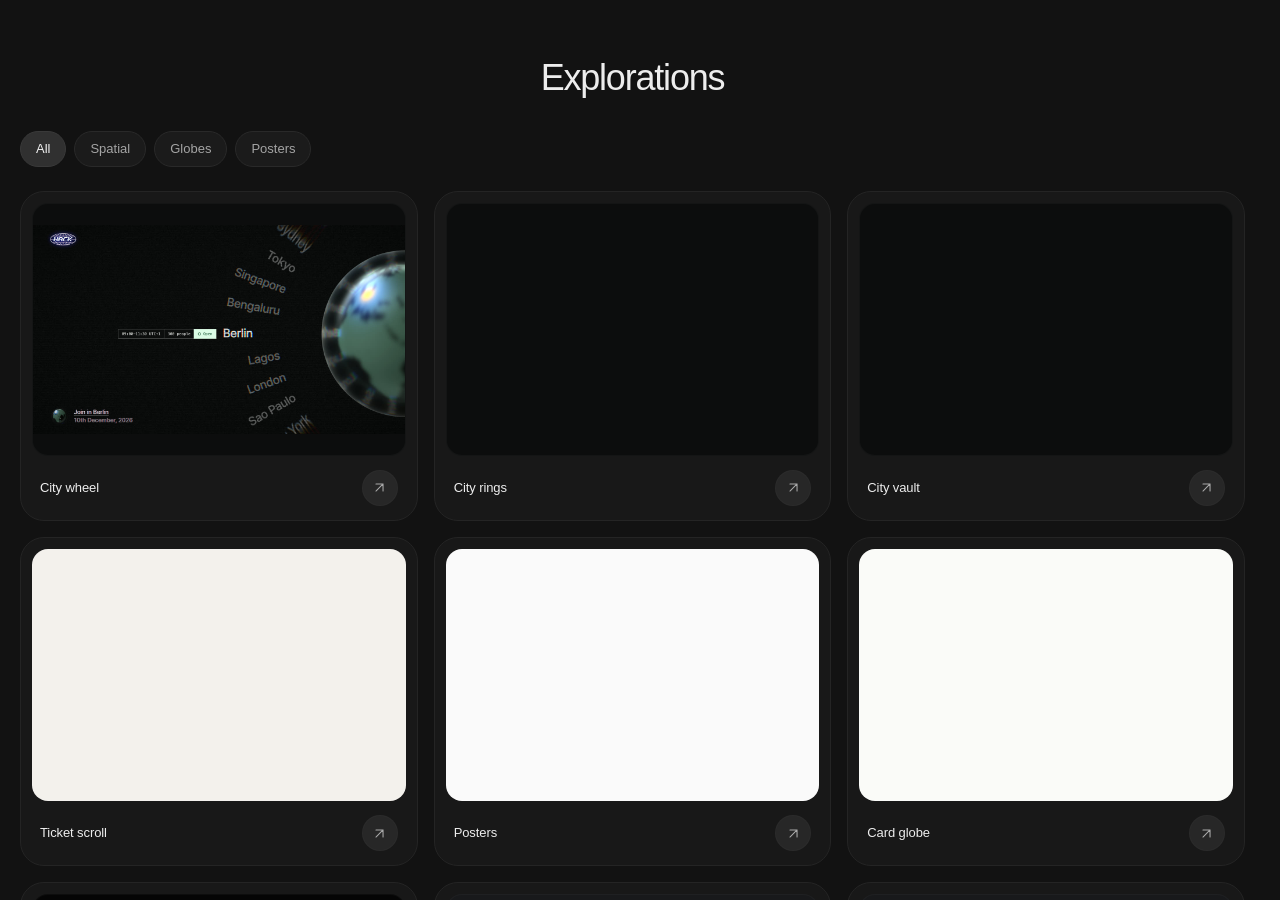
<file: exploration/antlio/index.html>
<!doctype html>
<html lang="en">
<head>
  <meta charset="utf-8">
  <meta http-equiv="refresh" content="0; url=./lw16-explorations/">
  <title>LW16 · Explorations</title>
</head>
<body>
  <a href="./lw16-explorations/">Open the LW16 explorations</a>
</body>
</html>
</file>
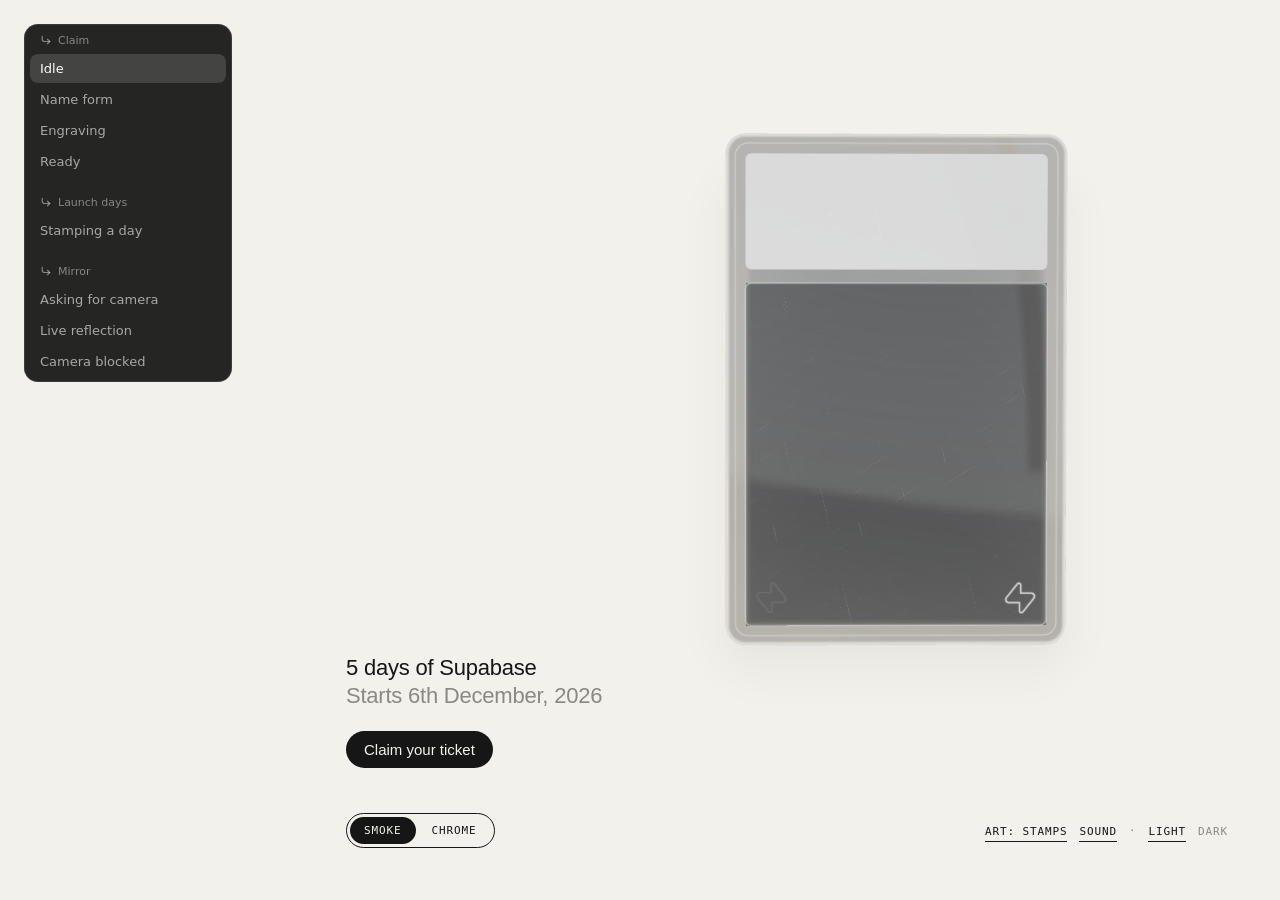
<file: exploration/antlio/lw16-card-flow/index.html>
<!doctype html>
<html lang="en" data-theme="light">
<head>
  <meta charset="utf-8">
  <meta name="viewport" content="width=device-width,initial-scale=1">
  <meta name="description" content="Launch Week 16 ticket claim flow: a collectible card in a smoke glass case, engraved by laser, with your reflection in it.">
  <title>LW16 · Card flow</title>
  <link rel="stylesheet" href="./style.css?v=9">
  <script type="importmap">{"imports":{"three":"../shared/three/three.module.js"}}</script>
</head>
<body>
  <div class="state-page">
    <div class="state-layout">
      <nav class="state-switcher" id="switcher" aria-label="States"></nav>
      <div class="state-switcher-select">
        <select id="switcher-select" aria-label="State"></select>
        <svg aria-hidden="true" viewBox="0 0 16 16" width="12" height="12" fill="none" stroke="currentColor" stroke-width="1.5" stroke-linecap="round" stroke-linejoin="round"><path d="m4 6 4 4 4-4" /></svg>
      </div>

      <main class="state-stage" id="study">
        <h1 class="sr-only">Launch Week 16 ticket</h1>
        <canvas id="scene" role="img" aria-label="Your Launch Week 16 ticket" aria-describedby="help"></canvas>
        <p id="help" class="sr-only">Drag the ticket to turn it. Drag far enough to flip it. Click the ticket to tap it.</p>
        <p id="fallback" hidden>WebGL is unavailable. The ticket needs a browser with 3D rendering.</p>
        <video id="camera" playsinline muted hidden></video>

        <section class="panel" id="panel" aria-live="polite">
          <div data-for="idle">
            <h2 tabindex="-1">5 days of Supabase</h2>
            <p class="sub">Starts 6th December, 2026</p>
            <div class="actions"><button class="primary" type="button" data-send="CLAIM">Claim your ticket</button></div>
          </div>

          <form data-for="claim" id="claim-form" hidden>
            <h2 tabindex="-1">Name your ticket</h2>
            <p class="sub">A laser writes it on the case.</p>
            <label class="label" for="handle">Name or handle</label>
            <div class="field">
              <span aria-hidden="true">@</span>
              <input id="handle" name="handle" required maxlength="18" pattern="@?[A-Za-z0-9_.\-]+" title="Letters, numbers, dots, dashes and underscores" autocomplete="username" autocapitalize="none" spellcheck="false">
            </div>
            <div class="actions">
              <button class="primary" type="submit">Engrave my ticket</button>
              <button class="quiet" type="button" data-send="CANCEL">Back</button>
            </div>
          </form>

          <div data-for="engrave" hidden>
            <h2 tabindex="-1">Engraving <span data-text="handle"></span></h2>
            <p class="sub">Ticket <span data-text="number"></span></p>
          </div>

          <div data-for="ready" hidden>
            <h2 tabindex="-1">You're in, <span data-text="handle"></span></h2>
            <p class="sub" id="ready-note"></p>
            <div class="actions">
              <button class="primary" type="button" id="stamp" data-send="STAMP"></button>
              <button class="quiet" type="button" id="mirror" data-send="MIRROR">See yourself in it</button>
              <button class="quiet" type="button" id="flip">Flip</button>
              <button class="quiet" type="button" data-send="EDIT">Edit name</button>
              <button class="quiet" type="button" data-send="RESET">Start over</button>
            </div>
          </div>

          <div data-for="stamp" hidden>
            <h2 tabindex="-1" id="stamp-title"></h2>
            <p class="sub" id="stamp-note"></p>
          </div>

          <div data-for="mirror-asking" hidden>
            <h2 tabindex="-1">Allow your camera</h2>
            <p class="sub">The ticket reflects you. Video stays on this device.</p>
            <div class="actions"><button class="quiet" type="button" data-send="CANCEL">Not now</button></div>
          </div>

          <div data-for="mirror-live" hidden>
            <h2 tabindex="-1">That's you in the reflection</h2>
            <p class="sub" id="feed-note">Tilt the ticket to move your reflection.</p>
            <div class="actions">
              <button class="primary" type="button" data-send="STOP">Turn camera off</button>
              <button class="quiet" type="button" id="flip-live">Flip</button>
            </div>
          </div>

          <div data-for="mirror-denied" hidden>
            <h2 tabindex="-1">Camera is blocked</h2>
            <p class="sub" id="denied-note">Allow the camera in your browser's site settings, then try again.</p>
            <div class="actions">
              <button class="primary" type="button" data-send="RETRY">Try again</button>
              <button class="quiet" type="button" data-send="CANCEL">Skip</button>
            </div>
          </div>
        </section>

        <footer class="bar">
          <div class="segmented" id="materials" role="group" aria-label="Ticket material">
            <button type="button" data-material="smoke" aria-pressed="true">Smoke</button>
            <button type="button" data-material="chrome" aria-pressed="false">Chrome</button>
          </div>
          <div class="toggles">
            <button type="button" id="texture" hidden>Clear texture</button>
            <button type="button" id="art"></button>
            <button type="button" id="sound" aria-pressed="true">Sound</button>
            <span aria-hidden="true">·</span>
            <div role="group" aria-label="Theme" id="themes">
              <button type="button" data-theme-option="light" aria-pressed="true">Light</button>
              <button type="button" data-theme-option="dark" aria-pressed="false">Dark</button>
            </div>
          </div>
        </footer>

        <section class="real" id="real" hidden>
          <p id="real-note"></p>
          <button type="button" id="calibrate">Wrong size?</button>
          <div class="ruler" id="ruler" hidden>
            <p>Hold a bank card on the outline. Drag until they match.</p>
            <div class="bank-card" id="bank-card"></div>
            <input type="range" id="scale" min="3" max="9" step="0.01" aria-label="Screen scale">
            <button class="primary" type="button" id="calibrate-done">Done</button>
          </div>
        </section>
      </main>
    </div>
  </div>
  <script type="module" src="./main.js?v=18"></script>
</body>
</html>
</file>
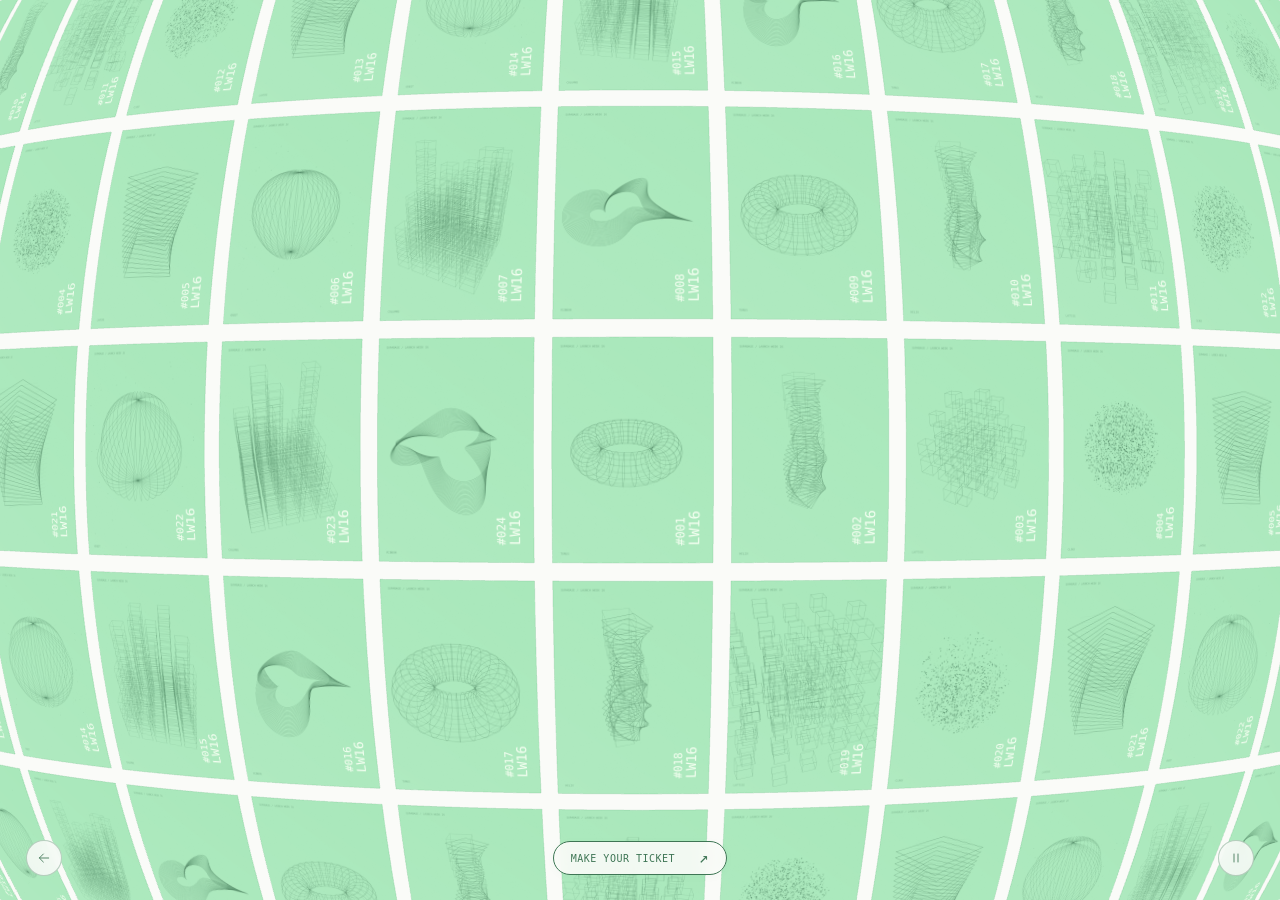
<file: exploration/antlio/lw16-card-wall/index.html>
<!doctype html>
<html lang="en">
<head>
  <meta charset="utf-8">
  <meta name="viewport" content="width=device-width,initial-scale=1">
  <meta name="theme-color" content="#fafbf8">
  <meta name="description" content="Launch Week 16 cards wrapped around a convex globe.">
  <title>LW16 · Card Globe</title>
  <link rel="stylesheet" href="./style.css?v=2">
  <script type="importmap">{"imports":{"three":"../shared/three/three.module.js"}}</script>
</head>
<body>
  <main id="wall" aria-label="Launch Week 16 card globe">
    <h1 class="sr-only">Launch Week 16</h1>
    <canvas id="scene" tabindex="0" role="img" aria-label="Rows of mint cards wrapped around a convex globe" aria-describedby="help"></canvas>
    <div class="fallback" id="fallback" hidden></div>
    <p id="help" class="sr-only">Drag horizontally or scroll to rotate the card globe. Use left and right arrow keys to move one card. Up and down select a row. Enter opens the selected card. Space pauses motion. Home resets the globe.</p>
    <span id="status" class="sr-only" role="status" aria-live="polite"></span>
    <nav class="controls" aria-label="Globe controls">
      <a class="icon" href="../lw16-explorations/?v=wall" aria-label="Back to gallery" title="Gallery"><svg viewBox="0 0 24 24" aria-hidden="true"><path d="M19 12H5m6-6-6 6 6 6"/></svg></a>
      <a class="ticket" href="../lw16-card-flow/">Make your ticket <span aria-hidden="true">↗</span></a>
      <button class="icon" id="pause" type="button" aria-label="Pause motion" aria-pressed="false" title="Pause"><svg viewBox="0 0 24 24" aria-hidden="true"><path d="M9 6v12M15 6v12"/></svg></button>
    </nav>
  </main>
  <dialog id="card-dialog" aria-labelledby="card-title">
    <h2 id="card-title" class="sr-only"></h2>
    <button id="close-card" class="icon" aria-label="Close card" type="button"><svg viewBox="0 0 24 24" aria-hidden="true"><path d="m7 7 10 10M17 7 7 17"/></svg></button>
    <img id="card-image" width="600" height="840" alt="">
    <a class="ticket" href="../lw16-card-flow/">Make your ticket <span aria-hidden="true">↗</span></a>
  </dialog>
  <script type="module" src="./wall.js?v=6"></script>
</body>
</html>
</file>
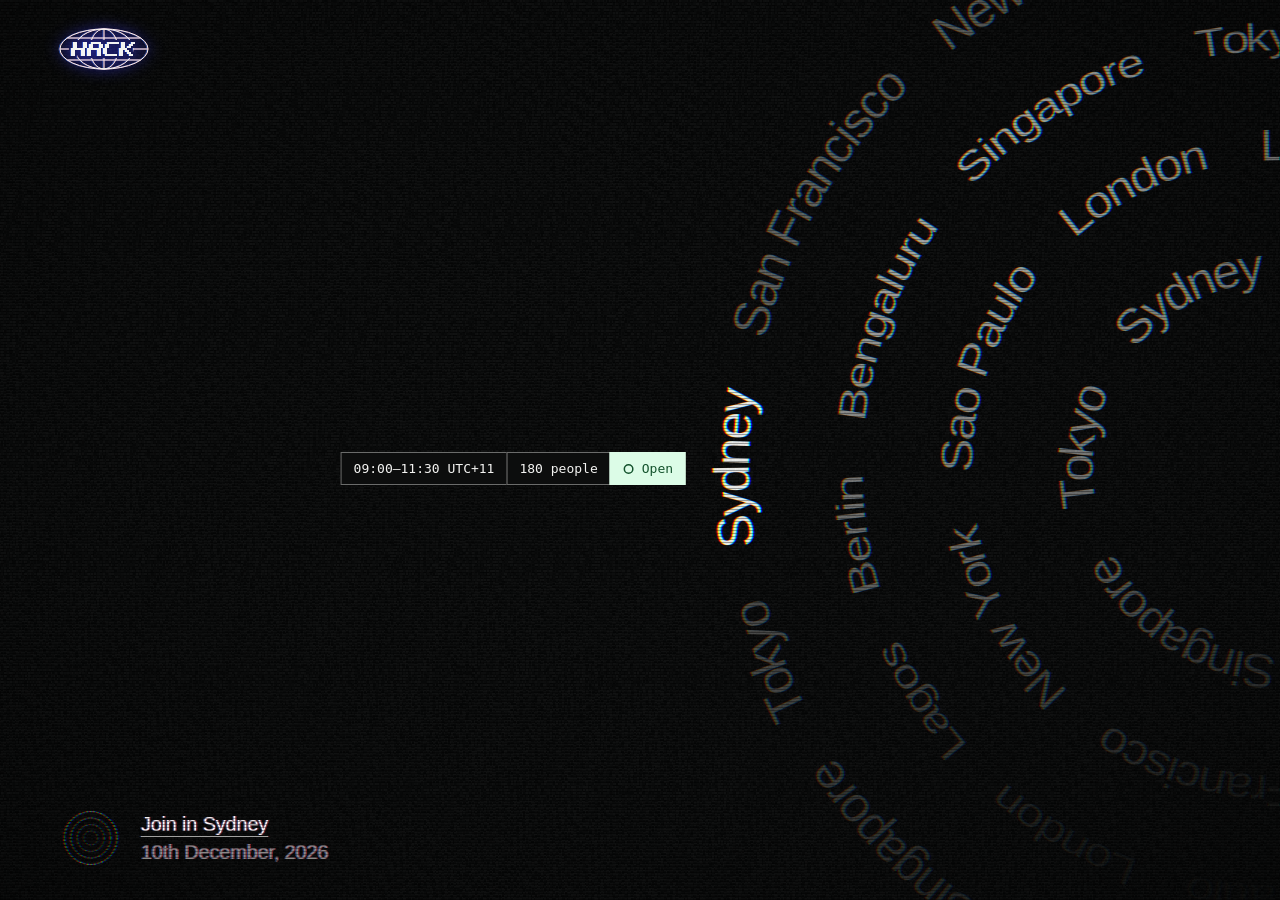
<file: exploration/antlio/lw16-city-wheel-rings/index.html>
<!doctype html>
<html lang="en">
<head>
  <meta charset="utf-8">
  <meta name="viewport" content="width=device-width,initial-scale=1">
  <meta name="theme-color" content="#0c0d0d">
  <meta name="description" content="HackDay in ten cities: rings of city names that make a globe, on a tube screen. It turns without end.">
  <title>HackDay · City wheel, rings</title>
  <link rel="stylesheet" href="../lw16-city-wheel/style.css?v=19">
</head>
<body>
  <main>
    <section aria-labelledby="title">
      <div class="pin">
        <canvas id="wheel" aria-hidden="true"></canvas>
        <h1 class="wordmark" id="title"><svg id="mark" role="img" aria-label="HackDay"></svg></h1>
        <a class="cta" id="cta" href="#">
          <span class="lens" id="lens" aria-hidden="true"></span>
          <span class="cta-text"><span class="cta-action" id="cta-action"></span> <span>10th December, 2026</span></span>
        </a>
        <dl class="cells" id="cells">
          <div class="sr-only"><dt>City</dt><dd data-cell="name"></dd></div>
          <div><dt class="sr-only">Session, local time</dt><dd data-cell="session"></dd></div>
          <div><dt class="sr-only">People</dt><dd data-cell="count"></dd></div>
          <div class="status"><dt class="sr-only">Status</dt><svg viewBox="0 0 12 12" aria-hidden="true"></svg><dd data-cell="status"></dd></div>
        </dl>
        <p class="sr-only" id="status" role="status"></p>
        <table class="sr-only">
          <caption>The ten cities, from the first to start to the last</caption>
          <thead><tr><th scope="col">City</th><th scope="col">Session, local time</th><th scope="col">People</th><th scope="col">Status</th></tr></thead>
          <tbody id="cities"></tbody>
        </table>
      </div>
    </section>
  </main>
  <script type="module" src="../lw16-city-wheel/mark.js?v=5"></script>
  <script type="module" src="./wheel.js?v=1"></script>
</body>
</html>
</file>
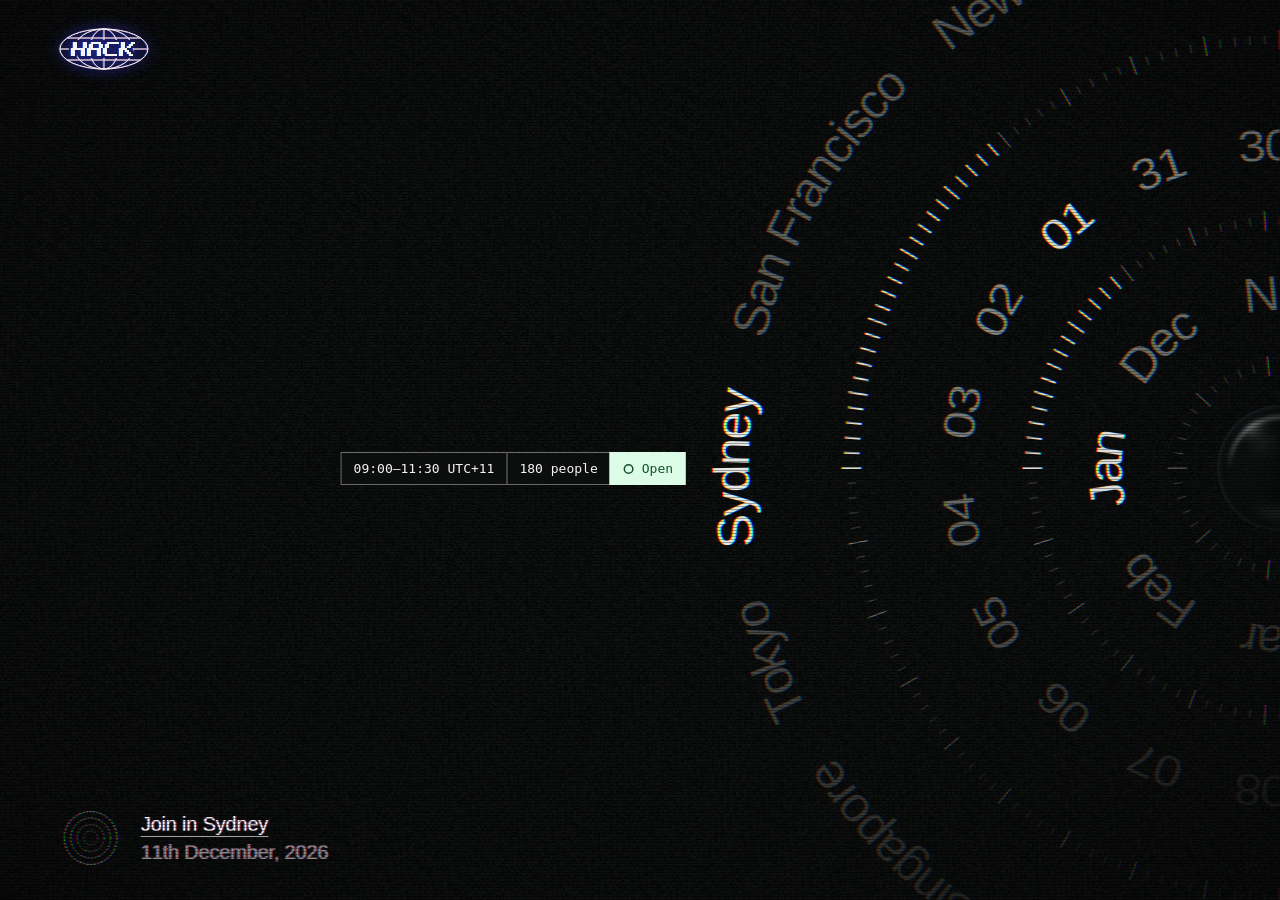
<file: exploration/antlio/lw16-city-wheel-vault/index.html>
<!doctype html>
<html lang="en">
  <head>
    <meta charset="utf-8" />
    <meta name="viewport" content="width=device-width,initial-scale=1" />
    <meta name="theme-color" content="#0c0d0d" />
    <meta
      name="description"
      content="HackDay in ten cities: rings of cities and dates, like the lock of a vault, on a tube screen. It turns without end."
    />
    <title>HackDay · City wheel, vault</title>
    <link rel="stylesheet" href="../lw16-city-wheel/style.css?v=19" />
  </head>
  <body>
    <main>
      <section aria-labelledby="title">
        <div class="pin">
          <canvas id="wheel" aria-hidden="true"></canvas>
          <h1 class="wordmark" id="title"><svg id="mark" role="img" aria-label="HackDay"></svg></h1>
          <a class="cta" id="cta" href="#">
            <span class="lens" id="lens" aria-hidden="true"></span>
            <span class="cta-text"
              ><span class="cta-action" id="cta-action"></span>
              <span>11th December, 2026</span></span
            >
          </a>
          <dl class="cells" id="cells">
            <div class="sr-only">
              <dt>City</dt>
              <dd data-cell="name"></dd>
            </div>
            <div>
              <dt class="sr-only">Session, local time</dt>
              <dd data-cell="session"></dd>
            </div>
            <div>
              <dt class="sr-only">People</dt>
              <dd data-cell="count"></dd>
            </div>
            <div class="status">
              <dt class="sr-only">Status</dt>
              <svg viewBox="0 0 12 12" aria-hidden="true"></svg>
              <dd data-cell="status"></dd>
            </div>
          </dl>
          <p class="sr-only" id="status" role="status"></p>
          <table class="sr-only">
            <caption>
              The ten cities, from the first to start to the last
            </caption>
            <thead>
              <tr>
                <th scope="col">City</th>
                <th scope="col">Session, local time</th>
                <th scope="col">People</th>
                <th scope="col">Status</th>
              </tr>
            </thead>
            <tbody id="cities"></tbody>
          </table>
        </div>
      </section>
    </main>
    <script type="module" src="../lw16-city-wheel/mark.js?v=5"></script>
    <script type="module" src="./wheel.js?v=1"></script>
  </body>
</html>
</file>
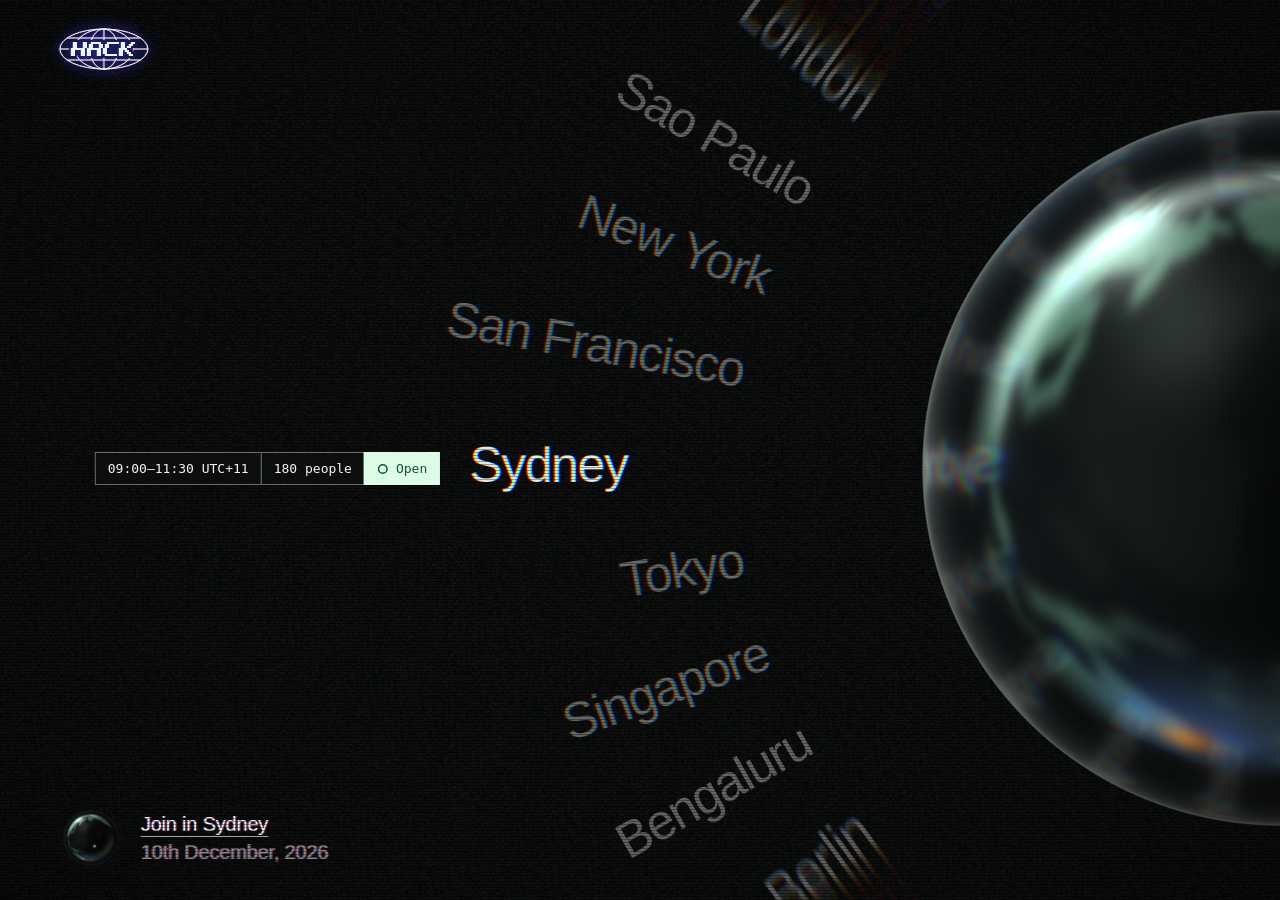
<file: exploration/antlio/lw16-city-wheel/index.html>
<!doctype html>
<html lang="en">
<head>
  <meta charset="utf-8">
  <meta name="viewport" content="width=device-width,initial-scale=1">
  <meta name="theme-color" content="#0c0d0d">
  <meta name="description" content="HackDay in ten cities: a wheel of city names around a glass globe, on a tube screen. It turns without end.">
  <title>HackDay · City wheel</title>
  <link rel="stylesheet" href="./style.css?v=19">
</head>
<body>
  <main>
    <section aria-labelledby="title">
      <div class="pin">
        <canvas id="wheel" aria-hidden="true"></canvas>
        <h1 class="wordmark" id="title"><svg id="mark" role="img" aria-label="HackDay"></svg></h1>
        <a class="cta" id="cta" href="#">
          <span class="lens" id="lens" aria-hidden="true"></span>
          <span class="cta-text"><span class="cta-action" id="cta-action"></span> <span>10th December, 2026</span></span>
        </a>
        <dl class="cells" id="cells">
          <div class="sr-only"><dt>City</dt><dd data-cell="name"></dd></div>
          <div><dt class="sr-only">Session, local time</dt><dd data-cell="session"></dd></div>
          <div><dt class="sr-only">People</dt><dd data-cell="count"></dd></div>
          <div class="status"><dt class="sr-only">Status</dt><svg viewBox="0 0 12 12" aria-hidden="true"></svg><dd data-cell="status"></dd></div>
        </dl>
        <p class="sr-only" id="status" role="status"></p>
        <table class="sr-only">
          <caption>The ten cities, from the first to start to the last</caption>
          <thead><tr><th scope="col">City</th><th scope="col">Session, local time</th><th scope="col">People</th><th scope="col">Status</th></tr></thead>
          <tbody id="cities"></tbody>
        </table>
      </div>
    </section>
  </main>
  <script type="module" src="./mark.js?v=5"></script>
  <script type="module" src="./wheel.js?v=48"></script>
</body>
</html>
</file>
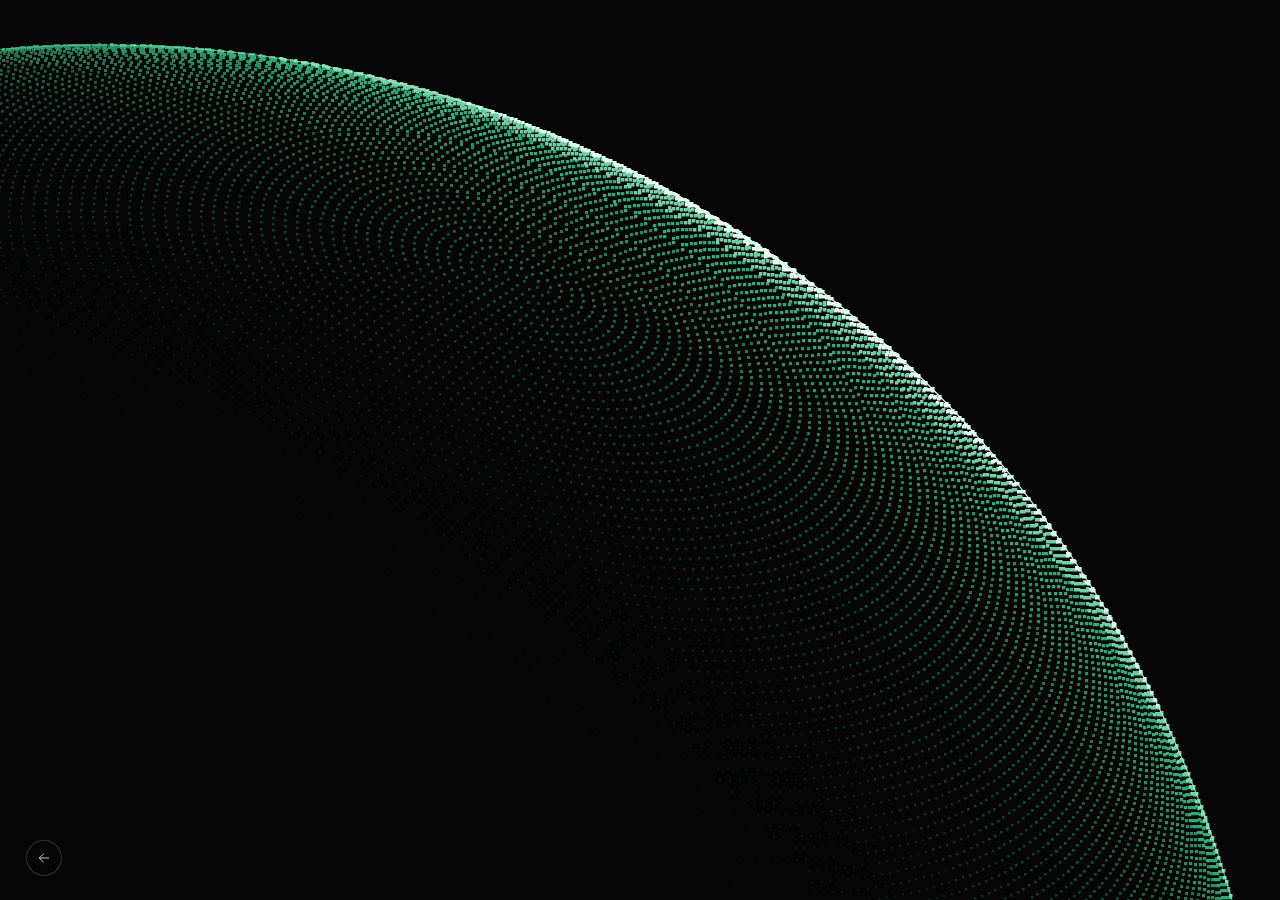
<file: exploration/antlio/lw16-dot-globe/index.html>
<!doctype html>
<html lang="en">
<head>
  <meta charset="utf-8">
  <meta name="viewport" content="width=device-width,initial-scale=1">
  <meta name="theme-color" content="#060606">
  <meta name="description" content="A part of a globe of small squares, lit from behind as a green crescent.">
  <title>LW16 · Crescent</title>
  <link rel="stylesheet" href="./style.css?v=1">
</head>
<body>
  <main id="study">
    <h1 class="sr-only">Launch Week 16. Crescent.</h1>
    <canvas id="scene" role="img" aria-label="A part of a large globe made of small squares. Green light comes over its edge from behind." aria-describedby="help"></canvas>
    <p id="help" class="sr-only">Move the pointer to move the light.</p>
    <nav class="controls" aria-label="Study controls">
      <a class="icon" href="../lw16-explorations/" target="_top" aria-label="Back to gallery" title="Gallery"><svg viewBox="0 0 24 24" aria-hidden="true"><path d="M19 12H5m6-6-6 6 6 6"/></svg></a>
    </nav>
  </main>
  <script type="module" src="./globe.js?v=4"></script>
</body>
</html>
</file>
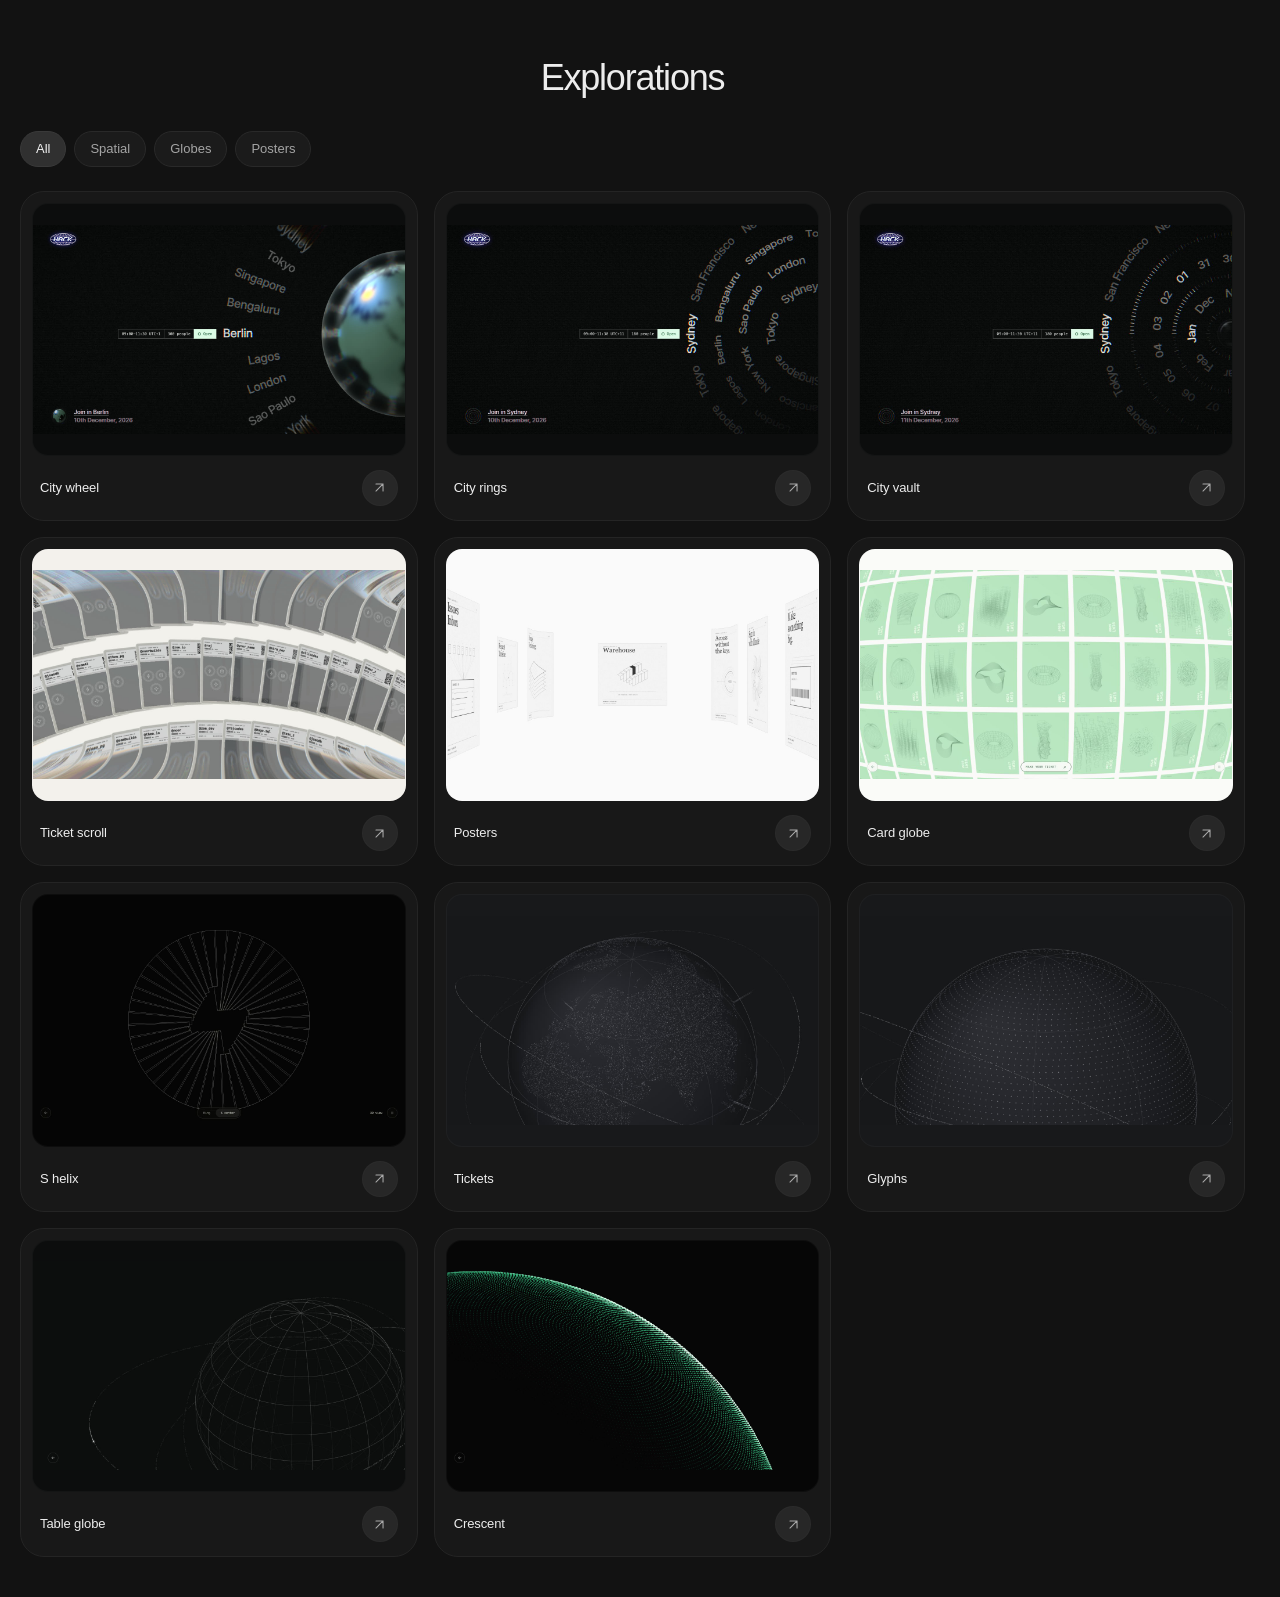
<file: exploration/antlio/lw16-explorations/index.html>
<!doctype html>
<html lang="en">
<head>
  <meta charset="utf-8">
  <meta name="viewport" content="width=device-width,initial-scale=1">
  <meta name="theme-color" content="#121212">
  <meta name="description" content="Launch Week 16 explorations.">
  <title>LW16 · Explorations</title>
  <link rel="stylesheet" href="./style.css?v=4">
</head>
<body>
  <a class="skip" href="#studies">Skip to explorations</a>
  <main>
    <h1>Explorations</h1>
    <div class="filters" id="filters" role="group" aria-label="Filter explorations"></div>
    <p class="sr-only" id="count" role="status" aria-live="polite">9 explorations</p>
    <ul class="grid" id="studies" aria-label="Explorations" tabindex="-1"></ul>
    <noscript><a href="../lw16-city-wheel/">Open City wheel</a></noscript>
  </main>
  <dialog class="viewer t-modal" id="viewer" aria-labelledby="viewer-title">
    <header class="viewer-header"><h2 id="viewer-title"></h2><div class="viewer-actions"><button id="viewer-previous" type="button" aria-label="Preview previous exploration"><svg viewBox="0 0 24 24" aria-hidden="true"><path d="M19 12H5m6-6-6 6 6 6"/></svg></button><button id="viewer-next" type="button" aria-label="Preview next exploration"><svg viewBox="0 0 24 24" aria-hidden="true"><path d="M5 12h14m-6-6 6 6-6 6"/></svg></button><a id="viewer-open" href="../lw16-city-wheel/" aria-label="Open exploration page" title="Open page"><svg viewBox="0 0 24 24" aria-hidden="true"><path d="M7 17 17 7M7 7h10v10"/></svg></a><button id="viewer-close" type="button" aria-label="Close preview"><svg viewBox="0 0 24 24" aria-hidden="true"><path d="m7 7 10 10M17 7 7 17"/></svg></button></div></header>
    <div class="viewer-stage" id="viewer-stage"><span class="loading" id="loading" role="status"><span class="sr-only">Loading preview</span></span></div>
  </dialog>
  <script type="module" src="./gallery.js?v=23"></script>
</body>
</html>
</file>
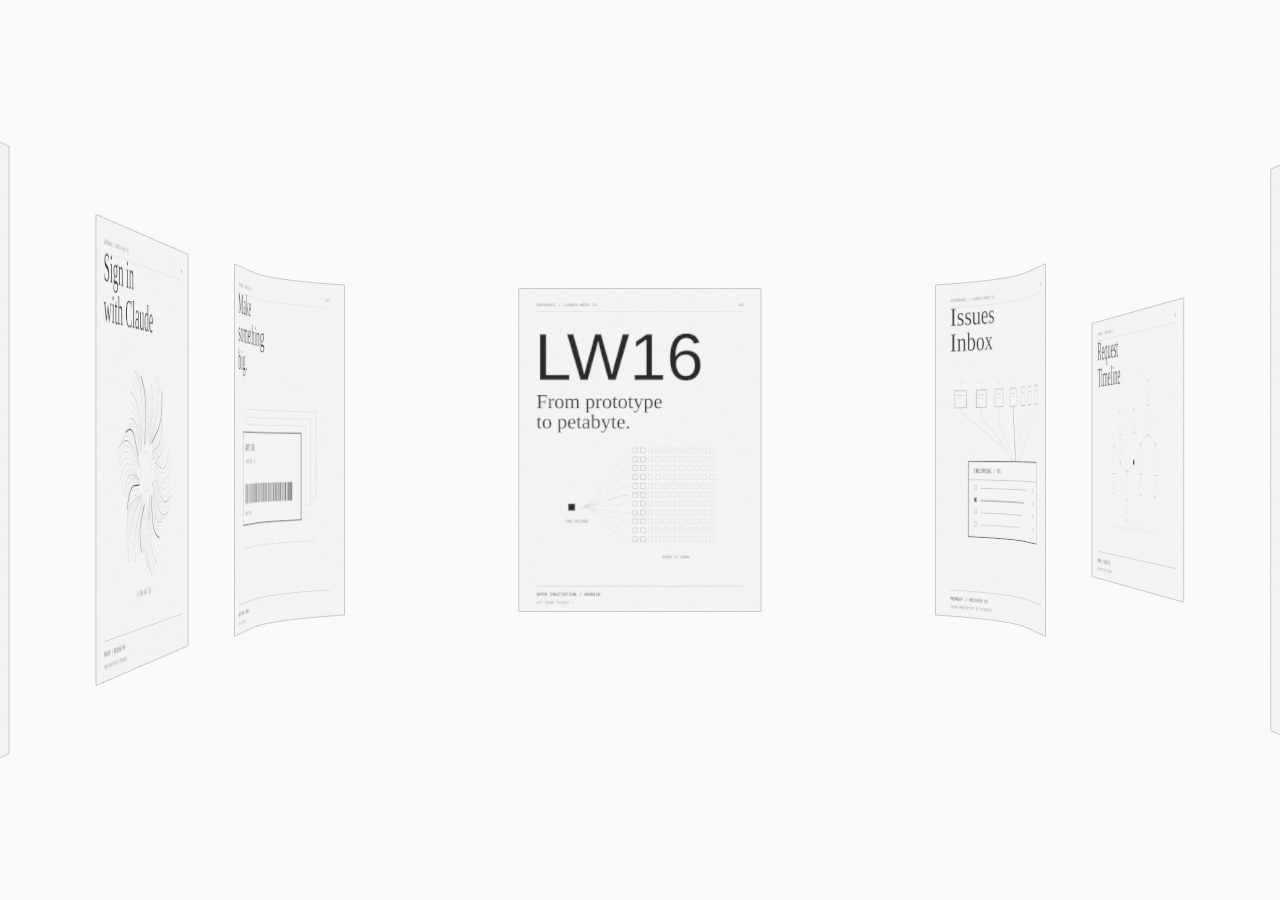
<file: exploration/antlio/lw16-hairline-gallery/index.html>
<!doctype html>
<html lang="en">
<head>
  <meta charset="utf-8">
  <meta name="viewport" content="width=device-width,initial-scale=1">
  <meta name="theme-color" content="#fafafa">
  <meta name="description" content="A collection of what comes next. Explore Launch Week 16 through a spatial gallery of typographic feature posters.">
  <title>Supabase · LW16 / Poster collection</title>
  <style>
    :root{color-scheme:light;--paper:#fafafa;--ink:#292b30;--edge:#9b9da5;--mid:#c3c3c9;--faint:#e0e0e4}*{box-sizing:border-box}html,body{margin:0;overflow:hidden;overscroll-behavior:none;background:var(--paper);color:var(--ink);font-family:Arial,Helvetica,sans-serif}button,a{-webkit-tap-highlight-color:transparent}button{font:inherit;color:inherit;cursor:pointer}a{color:inherit;text-decoration:none}button:focus-visible,a:focus-visible,canvas:focus-visible{outline:1px solid var(--ink);outline-offset:5px}.gallery{touch-action:none;position:relative;width:100%;height:100svh;min-height:500px;overflow:clip;isolation:isolate}.scene{position:absolute;inset:0;width:100%;height:100%;touch-action:none;cursor:grab}.scene:active{cursor:grabbing}.gallery:focus-within .scene{outline:1px solid var(--edge);outline-offset:-6px}.sr-only{position:absolute;width:1px;height:1px;padding:0;margin:-1px;overflow:hidden;clip:rect(0,0,0,0);white-space:nowrap;border:0}.detail{position:fixed;inset:auto 26px 26px auto;margin:0;width:285px;max-height:calc(100svh - 40px);overflow:auto;border:1px solid var(--mid);border-radius:4px;padding:22px;background:var(--paper);color:var(--ink);font-size:13px;box-shadow:0 7px 32px #292b3009}.detail::backdrop{background:transparent}.detail header{display:flex;align-items:center;justify-content:space-between;gap:16px}.detail .serial{margin:0}.close{width:36px;height:36px;background:none;border:0;font-size:22px;color:#737782}.detail h2{font-size:27px;line-height:1.1;font-weight:400;letter-spacing:-.8px;margin:20px 0 16px}.detail p{line-height:1.7;color:#787c86}.turn{border-top:1px solid var(--faint);margin-top:21px;padding-top:18px;display:flex;align-items:center;justify-content:space-between;gap:10px}.turn span{font-size:10px;color:#8b8e96}.turn button{border:1px solid var(--mid);border-radius:3px;background:none;min-width:38px;min-height:36px}.detail a{display:inline-block;font-size:12px;margin-top:25px;border-bottom:1px solid var(--edge);padding-bottom:4px}.preview-note{font:8px/1.5 ui-monospace,SFMono-Regular,Menlo,monospace;letter-spacing:.06em;text-transform:uppercase;margin-top:22px}.fallback{position:absolute;inset:42% 10% auto;text-align:center;font-weight:400;font-size:24px;letter-spacing:-1px}.ready .fallback{display:none}@media(max-width:650px){.gallery{min-height:500px}.detail{inset:auto 16px 16px;width:calc(100% - 32px);max-height:55svh;padding:18px}.detail h2{font-size:24px;margin:14px 0}.detail p{font-size:12px}.detail .turn{margin-top:12px;padding-top:12px}.detail a{margin-top:18px}.detail .preview-note{margin:14px 0 0}}
  </style>
  <script type="importmap">{"imports":{"three":"../shared/three/three.module.js"}}</script>
</head>
<body>
  <main class="gallery" id="gallery" aria-label="Launch Week 16 collection" aria-roledescription="carousel">
    <h1 class="sr-only">Launch Week 16. A builder’s collection.</h1>
    <canvas id="scene" class="scene" tabindex="0" role="img" aria-label="A spatial collection of eight printed feature posters with editorial typography and abstract hairline diagrams" aria-describedby="help"></canvas>
    <p class="fallback">From prototype to petabyte.</p>
    <ol class="sr-only" id="captions" aria-label="Exhibits"></ol>
    <p id="help" class="sr-only">Drag horizontally, swipe, scroll, or use the arrow keys to move through the collection. Click a neighboring poster to center it. Click the centered poster to inspect it. Press Enter to inspect the centered poster. The first and last exhibits open the ticket claim study. Home returns to the first exhibit.</p>
    <span id="status" class="sr-only" role="status" aria-live="polite"></span>
  </main>
  <dialog class="detail" id="detail" aria-labelledby="detail-title">
    <header><span class="serial" id="detail-day"></span><button type="button" class="close" id="close" aria-label="Close announcement">×</button></header>
    <h2 id="detail-title"></h2><p id="detail-copy"></p>
    <div class="turn"><span>Turn the poster</span><div><button type="button" id="turn-left" aria-label="Turn poster left">↶</button> <button type="button" id="turn-right" aria-label="Turn poster right">↷</button></div></div>
    <a href="../lw16-card-flow/">Get your ticket ↗</a>
    <p class="preview-note">LW16 / Announcement preview</p>
  </dialog>
  <script type="module" src="./gallery.js?v=curve-6"></script>
</body>
</html>
</file>
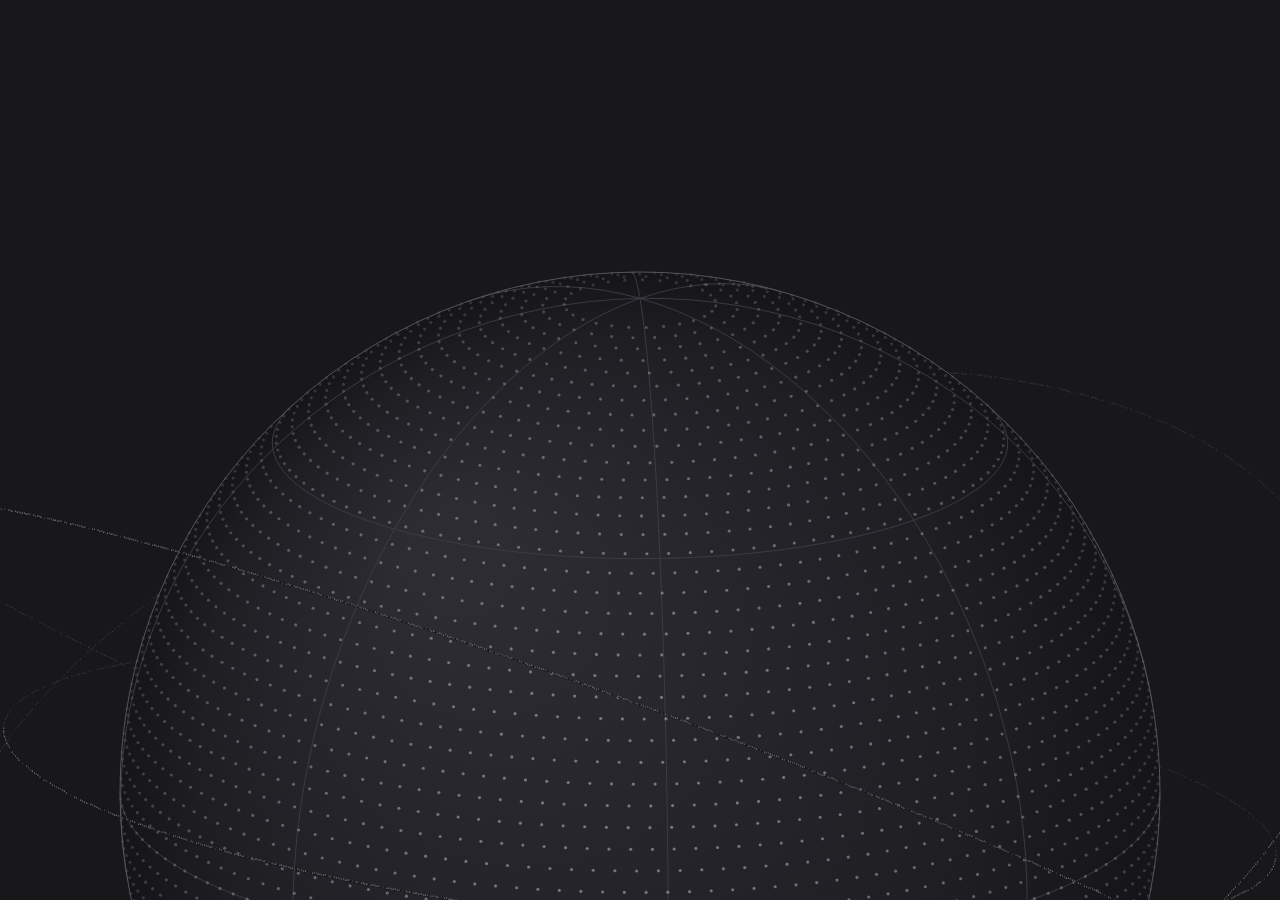
<file: exploration/antlio/lw16-hairline-globe/index.html>
<!doctype html>
<html lang="en">
<head>
<meta charset="utf-8"><meta name="viewport" content="width=device-width,initial-scale=1">
<title>Globe · Hybrid study</title>
<style>
:root{color-scheme:dark;--hairline-plate:#18181b;--sphere-light:#2c2c32;--sphere-mid:#1e1e23;--sphere-dark:#151519;--hairline-hi:#d0d6e0;--hairline-edge:#5b5d64;--hairline-mid:#3e3e44;--glyph-edge:#c9cdd4;--glyph-lo:#53535b}
body{margin:0;overflow:hidden;background:var(--hairline-plate)}
.figure{position:fixed;inset:0;touch-action:none;user-select:none;cursor:grab}
.figure:active{cursor:grabbing}
.figure canvas{width:100%;height:100%;display:block}
.figure:focus-visible{outline:1px solid var(--hairline-hi);outline-offset:-6px}
.sr-only{position:absolute;width:1px;height:1px;overflow:hidden;clip-path:inset(50%);white-space:nowrap}
</style>
</head>
<body>
<main>
<div class="figure" id="figure" tabindex="0" role="img" aria-label="Abstract dotted sphere with fine meridians and glyph satellite orbit lines. Move the pointer to aim, drag to rotate, or use the arrow keys.">
  <canvas id="drawing" aria-hidden="true"></canvas>
</div>
<p class="sr-only" id="status" aria-live="polite"></p>
</main><script type="module" src="./globe.js?v=3"></script>
</body>
</html>
</file>
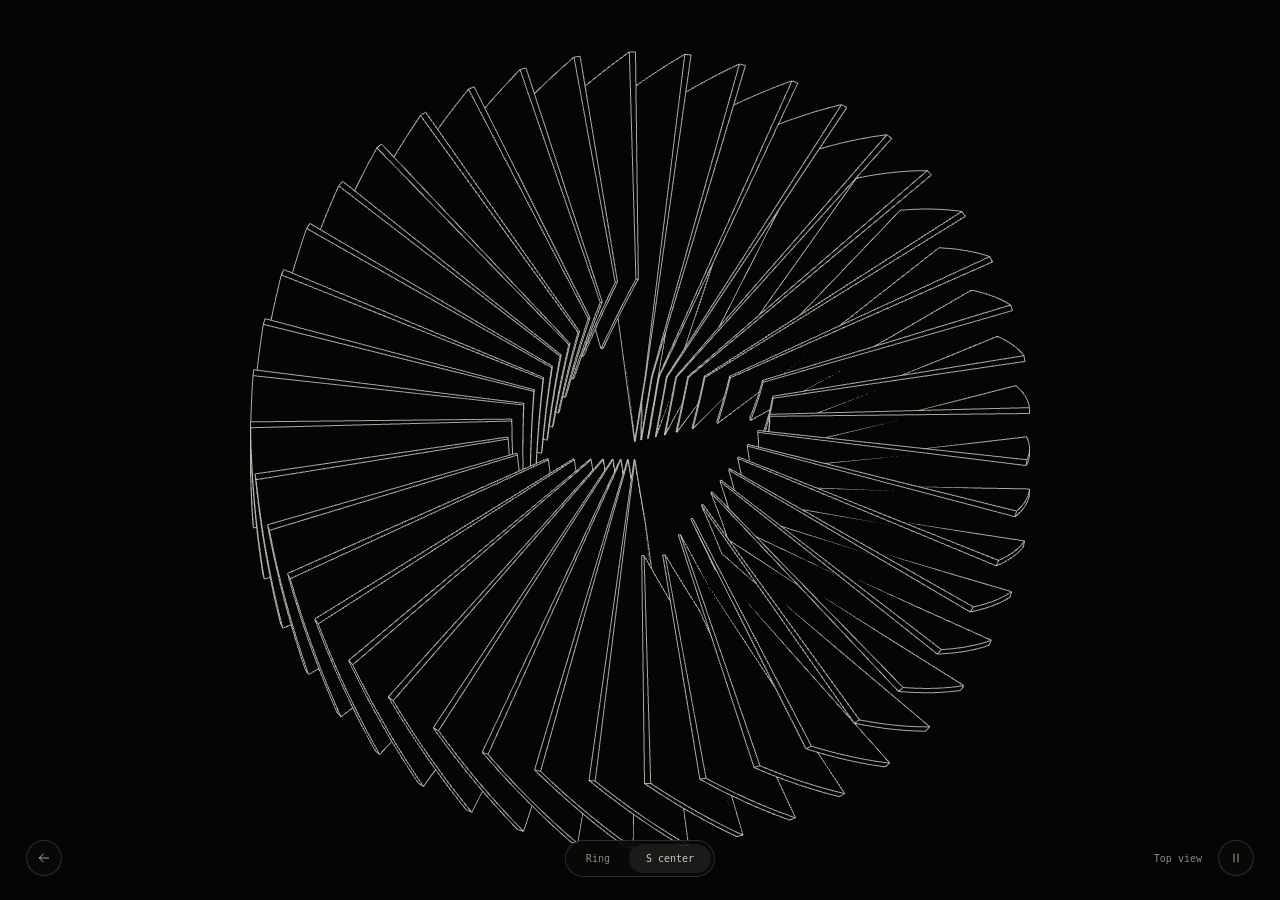
<file: exploration/antlio/lw16-helix-study/index.html>
<!doctype html>
<html lang="en">
<head>
  <meta charset="utf-8">
  <meta name="viewport" content="width=device-width,initial-scale=1">
  <meta name="theme-color" content="#050505">
  <meta name="description" content="A hairline helix with a Supabase-shaped opening.">
  <title>LW16 · S Helix</title>
  <link rel="stylesheet" href="./style.css?v=2">
  <script type="importmap">{"imports":{"three":"../shared/three/three.module.js"}}</script>
</head>
<body>
  <main id="study">
    <h1 class="sr-only">Launch Week 16. S helix.</h1>
    <canvas id="scene" tabindex="0" role="img" aria-label="A helical arrangement of hairline fins with a Supabase-shaped opening" aria-describedby="help"></canvas>
    <p id="fallback" hidden>WebGL is unavailable. The helix needs a browser with 3D rendering.</p>
    <p id="help" class="sr-only">Drag to rotate the helix. Compare the round opening and S center using the buttons. Top view shows the shape from above. Arrow keys rotate the view. Home resets it. Space pauses motion.</p>
    <p id="status" class="sr-only" role="status" aria-live="polite"></p>
    <nav aria-label="Helix controls" class="controls">
      <a class="icon" href="../lw16-explorations/?v=helix" aria-label="Back to gallery" title="Gallery"><svg viewBox="0 0 24 24" aria-hidden="true"><path d="M19 12H5m6-6-6 6 6 6"/></svg></a>
      <div class="modes" role="group" aria-label="Center shape"><button id="ring" type="button" aria-pressed="false">Ring</button><button id="mark" type="button" aria-pressed="true">S center</button></div>
      <div class="view-controls"><button id="top" type="button" aria-label="Show top view" aria-pressed="false">Top view</button><button class="icon" id="pause" type="button" aria-label="Pause motion" aria-pressed="false" title="Pause"><svg viewBox="0 0 24 24" aria-hidden="true"><path d="M9 6v12M15 6v12"/></svg></button></div>
    </nav>
  </main>
  <script type="module" src="./helix.js?v=8"></script>
</body>
</html>
</file>
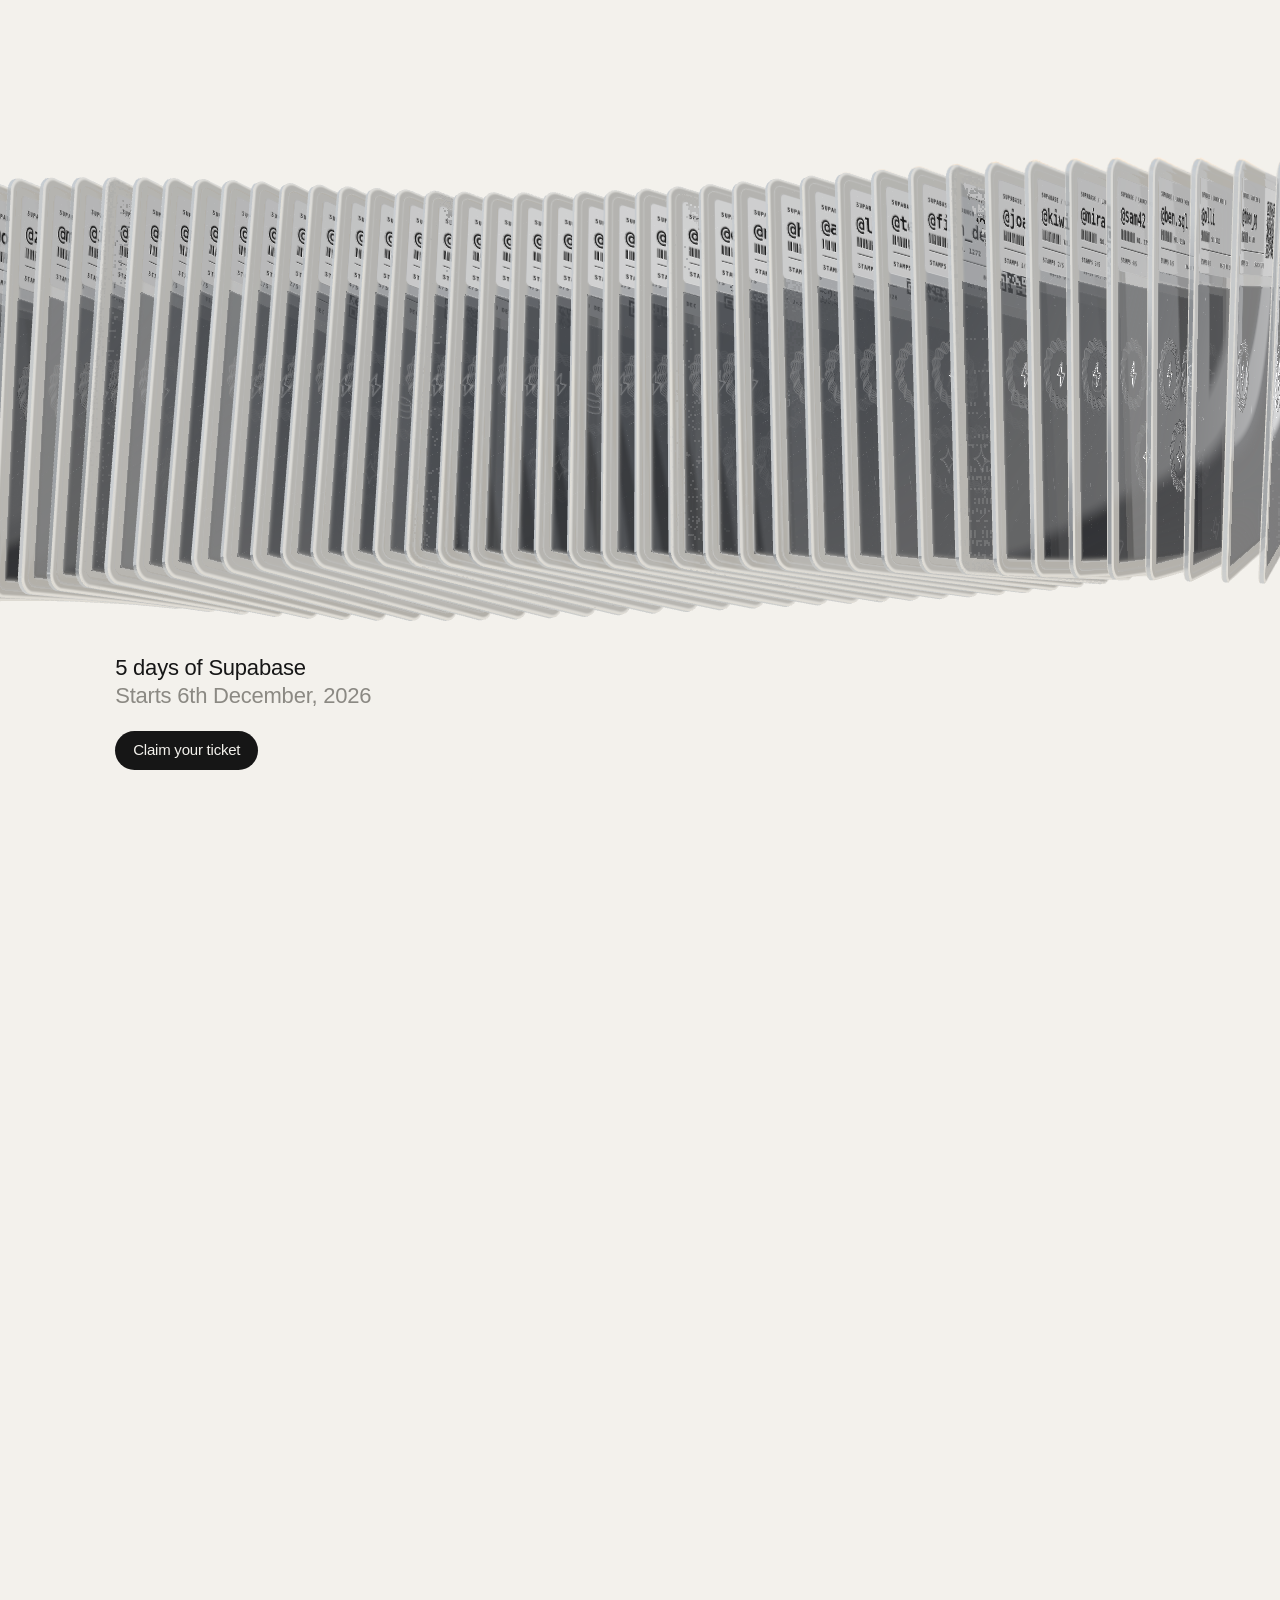
<file: exploration/antlio/lw16-landing/index.html>
<!doctype html>
<html lang="en">
<head>
  <meta charset="utf-8">
  <meta name="viewport" content="width=device-width,initial-scale=1">
  <meta name="description" content="Launch Week 16. Five days of Supabase, and a ticket engraved for everyone who joins.">
  <title>LW16 · Landing</title>
  <link rel="stylesheet" href="./style.css?v=17">
  <script type="importmap">{"imports":{"three":"../shared/three/three.module.js"}}</script>
</head>
<body>
  <main>
    <section class="journey" id="journey" aria-label="Everyone who claimed a ticket">
      <div class="pin">
        <canvas id="crowd" aria-hidden="true"></canvas>

        <div class="caption caption-start" data-range="-1,0.08">
          <h1>5 days of Supabase</h1>
          <p>Starts 6th December, 2026</p>
          <a class="primary" href="../lw16-card-flow/?__state=claim">Claim your ticket</a>
        </div>

        <div class="caption caption-side" data-range="0.665,0.73">
          <h2>Yours is next.</h2>
          <p>Your name, written on the case by a laser.</p>
          <a class="primary" href="../lw16-card-flow/?__state=claim">Claim your ticket</a>
        </div>

        <div class="caption carousel" data-range="0.87,2">
          <header id="week">
            <h2>Five days. Five launches.</h2>
            <p>One launch unlocks each day.</p>
          </header>
          <div class="prism" id="prism" aria-hidden="true"></div>
          <p class="label" id="front-day" aria-hidden="true"></p>
          <ol class="days" id="ring" aria-label="The five launch days"></ol>
          <footer class="outro" id="outro">
            <h2>Launch Week 16 starts 6th December, 2026.</h2>
            <a class="primary" href="../lw16-card-flow/?__state=claim">Claim your ticket</a>
          </footer>
        </div>
      </div>
    </section>

  </main>
  <script type="module" src="./landing.js?v=28"></script>
</body>
</html>
</file>
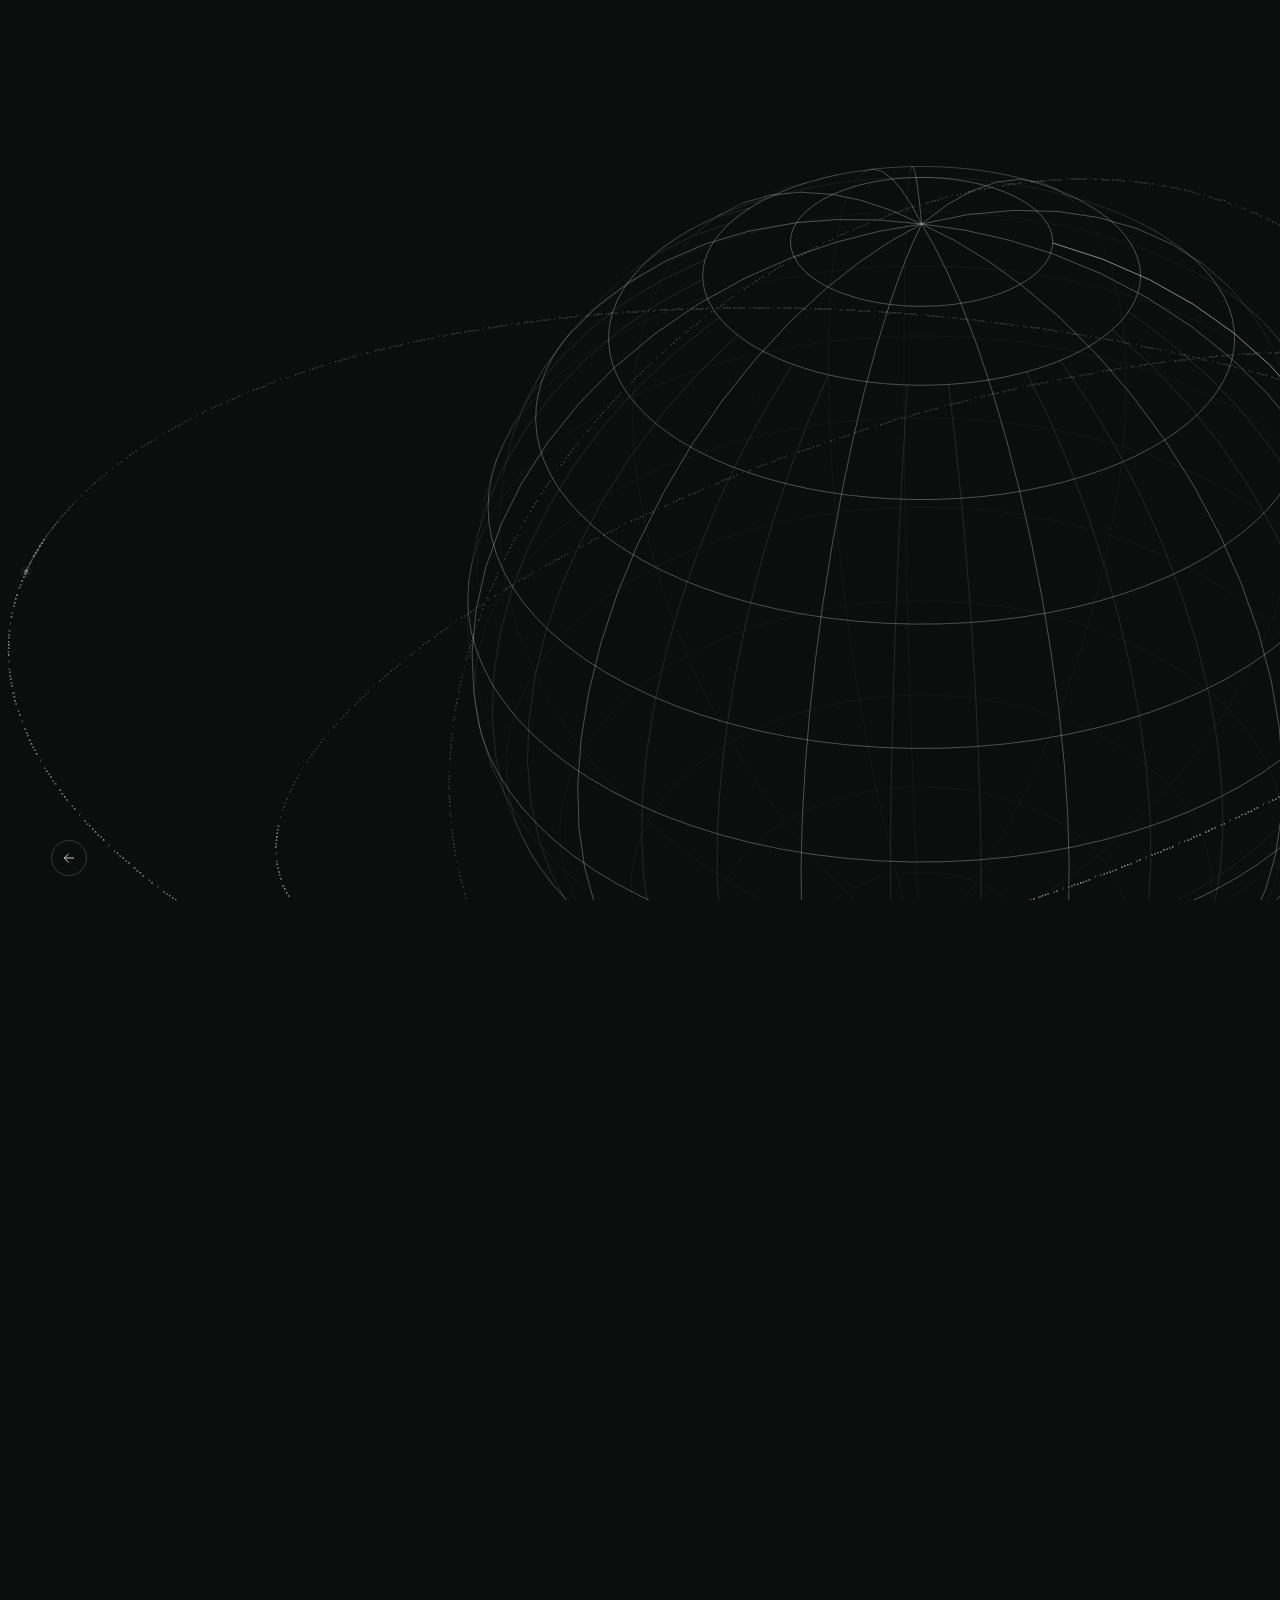
<file: exploration/antlio/lw16-table-globe/index.html>
<!doctype html>
<html lang="en">
<head>
  <meta charset="utf-8">
  <meta name="viewport" content="width=device-width,initial-scale=1">
  <meta name="theme-color" content="#0c0d0d">
  <meta name="description" content="A globe made of the launch week timetable. It unrolls into a flat table as you scroll.">
  <title>LW16 · Table globe</title>
  <link rel="stylesheet" href="./style.css?v=1">
</head>
<body>
  <main>
    <section class="story" id="story" aria-label="Table globe">
      <div class="pin">
        <canvas id="table" role="img" aria-label="A globe made of a timetable with ten rows, one for each time zone. It unrolls into a flat table as you scroll."></canvas>
        <nav class="controls" aria-label="Study controls">
          <a class="icon" href="../lw16-explorations/" target="_top" aria-label="Back to gallery" title="Gallery"><svg viewBox="0 0 24 24" aria-hidden="true"><path d="M19 12H5m6-6-6 6 6 6"/></svg></a>
        </nav>
      </div>
    </section>
  </main>
  <script type="module" src="./table.js?v=10"></script>
</body>
</html>
</file>
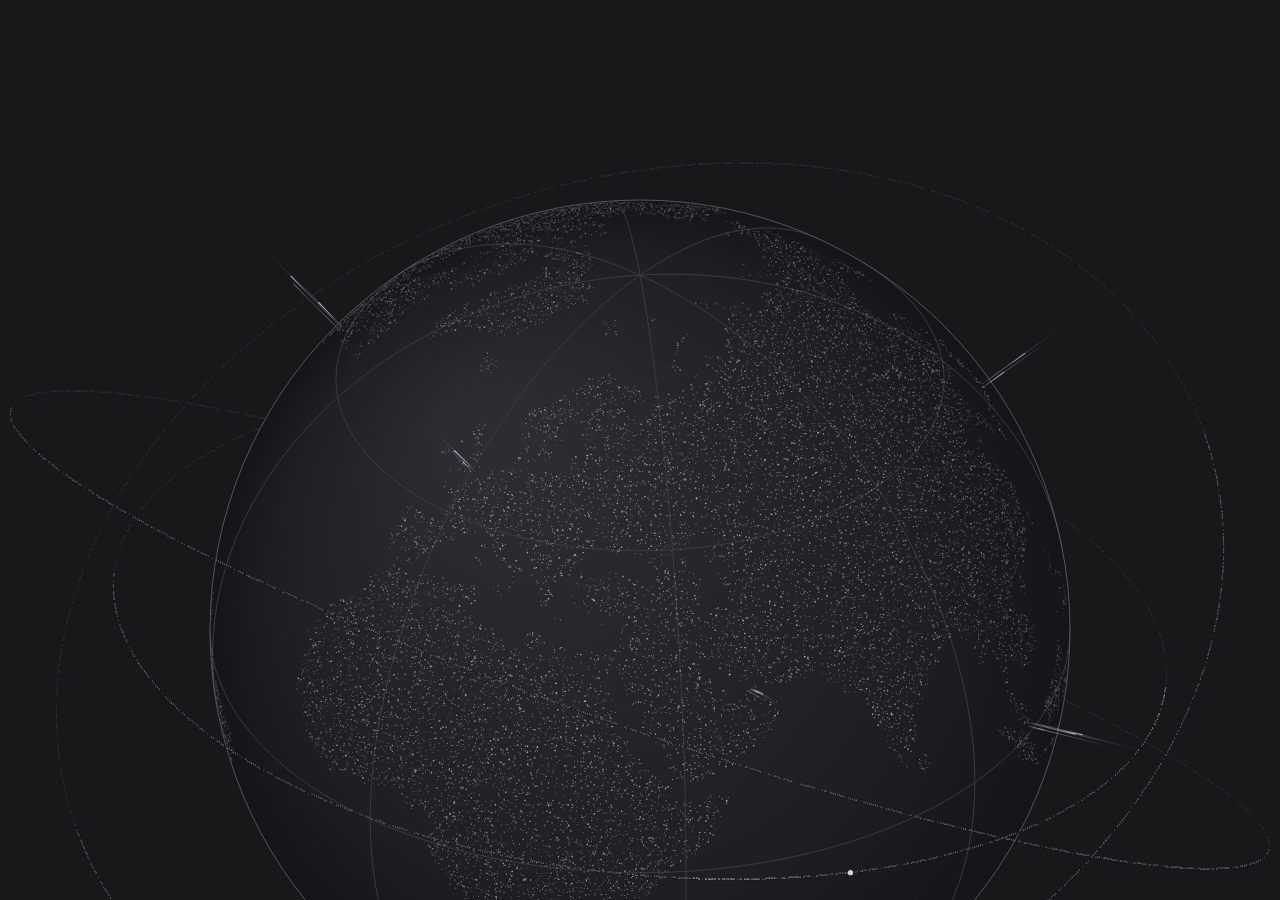
<file: exploration/antlio/lw16-ticket-globe/index.html>
<!doctype html>
<html lang="en">
<head>
<meta charset="utf-8"><meta name="viewport" content="width=device-width,initial-scale=1">
<title>LW16 · Builders everywhere</title>
<style>
:root{color-scheme:dark;--hairline-plate:#18181b;--sphere-light:#2c2c32;--sphere-mid:#1e1e23;--sphere-dark:#151519;--hairline-hi:#d0d6e0;--hairline-edge:#5b5d64;--hairline-mid:#3e3e44;--glyph-edge:#c9cdd4;--glyph-lo:#53535b}
body{margin:0;overflow:hidden;background:var(--hairline-plate)}
.figure{position:fixed;inset:0;touch-action:none;user-select:none;cursor:grab}
.figure:active{cursor:grabbing}
.figure canvas{width:100%;height:100%;display:block}
.figure:focus-visible{outline:1px solid var(--hairline-hi);outline-offset:-6px}
.sr-only{position:absolute;width:1px;height:1px;overflow:hidden;clip-path:inset(50%);white-space:nowrap}
</style>
</head>
<body>
<main>
<div class="figure" id="figure" tabindex="0" role="img" aria-label="Continent-shaped monochrome particle swarms with city ticket beacons and glyph satellite paths. Move the pointer to aim, drag to rotate, or use the arrow keys.">
  <canvas id="drawing" aria-hidden="true"></canvas>
</div>
<p class="sr-only" id="status" aria-live="polite"></p>
</main><script type="module" src="./attendees.js?v=3"></script>
</body>
</html>
</file>
<file: exploration/antlio/lw16-card-flow/style.css>
:root {
  color-scheme: light;
  --paper: #f3f1ec;
  --ink: #161616;
  --muted: #8b8983;
  --on-ink: #f3f1ec;
  --grain: 0.5;
  --sans: 'Inter', 'Helvetica Neue', Helvetica, Arial, sans-serif;
  --mono: ui-monospace, 'SF Mono', SFMono-Regular, Menlo, monospace;
}

:root[data-theme='dark'] {
  color-scheme: dark;
  --paper: #0c0c0c;
  --ink: #ecebe6;
  --muted: #77756f;
  --on-ink: #0c0c0c;
  --grain: 0.22;
}

* {
  box-sizing: border-box;
}

html,
body {
  margin: 0;
  background: var(--paper);
  color: var(--ink);
  font-family: var(--sans);
  -webkit-font-smoothing: antialiased;
  overscroll-behavior: none;
}

.sr-only {
  position: absolute;
  width: 1px;
  height: 1px;
  padding: 0;
  margin: -1px;
  overflow: hidden;
  clip: rect(0, 0, 0, 0);
  white-space: nowrap;
  border: 0;
}

[hidden] {
  display: none !important;
}

/* stage */

.state-stage {
  position: relative;
  flex: 1;
  min-height: 0;
  overflow: clip;
  isolation: isolate;
  container: stage / inline-size;
}

body::before {
  content: '';
  position: fixed;
  inset: 0;
  z-index: -1;
  opacity: var(--grain);
  background: url("data:image/svg+xml,%3Csvg xmlns='http://www.w3.org/2000/svg' width='240' height='240'%3E%3Cfilter id='n'%3E%3CfeTurbulence type='fractalNoise' baseFrequency='.9' numOctaves='2' stitchTiles='stitch'/%3E%3CfeColorMatrix values='0 0 0 0 .5 0 0 0 0 .5 0 0 0 0 .5 0 0 0 .5 0'/%3E%3C/filter%3E%3Crect width='100%25' height='100%25' filter='url(%23n)'/%3E%3C/svg%3E");
  pointer-events: none;
}

#scene {
  position: absolute;
  inset: 0;
  display: block;
  width: 100%;
  height: 100%;
  touch-action: none;
  cursor: grab;
}

#scene:active {
  cursor: grabbing;
}

#fallback {
  position: absolute;
  top: 40%;
  left: 15%;
  right: 15%;
  text-align: center;
  font: 13px/1.7 var(--mono);
}

.panel {
  position: absolute;
  left: clamp(20px, 9%, 160px);
  bottom: 108px;
  width: min(420px, calc(100% - 40px));
  pointer-events: none;
}

.panel > * {
  pointer-events: auto;
}

@container stage (min-width: 760px) {
  .panel {
    width: min(420px, 36cqw);
  }
}

.panel h2 {
  margin: 0;
  font-size: 22px;
  font-weight: 500;
  letter-spacing: -0.01em;
  line-height: 1.25;
  text-wrap: balance;
  outline: none;
}

.panel .sub {
  margin: 0;
  font-size: 22px;
  line-height: 1.25;
  letter-spacing: -0.01em;
  color: var(--muted);
  text-wrap: pretty;
}

.actions {
  display: flex;
  flex-wrap: wrap;
  align-items: center;
  gap: 6px 14px;
  margin-top: 22px;
}

button {
  font: inherit;
  color: inherit;
  cursor: pointer;
  -webkit-tap-highlight-color: transparent;
}

button:focus-visible,
input:focus-visible {
  outline: 2px solid var(--ink);
  outline-offset: 3px;
}

.primary {
  padding: 10px 18px;
  border: 0;
  border-radius: 999px;
  background: var(--ink);
  color: var(--on-ink);
  font-size: 15px;
  font-weight: 500;
  transition: scale 140ms ease-out;
}

.primary:active {
  scale: 0.97;
}

.quiet {
  padding: 10px 2px;
  border: 0;
  background: none;
  color: var(--muted);
  font-size: 15px;
  transition: color 140ms ease-out;
}

.quiet:hover {
  color: var(--ink);
}

.label {
  display: block;
  margin-top: 22px;
  font: 500 10px/1 var(--mono);
  letter-spacing: 0.08em;
  text-transform: uppercase;
  color: var(--muted);
}

.field {
  display: flex;
  align-items: baseline;
  gap: 2px;
  margin-top: 8px;
  border-bottom: 1px solid var(--ink);
  font: 500 22px/1.6 var(--mono);
}

.field span {
  color: var(--muted);
}

.field input {
  flex: 1;
  min-width: 0;
  padding: 0;
  border: 0;
  background: none;
  color: inherit;
  font: inherit;
}

.field input:focus-visible {
  outline: none;
}

.field:focus-within {
  box-shadow: 0 1px 0 var(--ink);
}

.bar {
  position: absolute;
  left: clamp(20px, 9%, 160px);
  right: 28px;
  bottom: 28px;
  display: flex;
  flex-wrap: wrap;
  align-items: center;
  justify-content: space-between;
  gap: 12px 16px;
  font: 500 11px/1 var(--mono);
  letter-spacing: 0.08em;
  text-transform: uppercase;
}

.segmented {
  display: flex;
  gap: 2px;
  padding: 3px;
  border: 1px solid var(--ink);
  border-radius: 999px;
}

.segmented button {
  padding: 8px 14px;
  border: 0;
  border-radius: 999px;
  background: none;
  letter-spacing: inherit;
  text-transform: inherit;
  transition: background-color 140ms ease-out, color 140ms ease-out;
}

.segmented button[aria-pressed='true'] {
  background: var(--ink);
  color: var(--on-ink);
}

.toggles,
.toggles div {
  display: flex;
  align-items: center;
  gap: 12px;
}

.toggles button {
  padding: 6px 0 4px;
  border: 0;
  border-bottom: 1px solid transparent;
  background: none;
  color: var(--muted);
  letter-spacing: inherit;
  text-transform: inherit;
}

.toggles button[aria-pressed='true'],
.toggles #texture,
.toggles #art {
  color: var(--ink);
  border-bottom-color: currentColor;
}

.toggles span {
  color: var(--muted);
}

.state-stage.is-dropping::after {
  content: 'Drop to texture the ticket';
  position: absolute;
  inset: 12px;
  display: grid;
  place-items: center;
  border: 1px dashed var(--ink);
  border-radius: 20px;
  font: 500 11px/1 var(--mono);
  letter-spacing: 0.08em;
  text-transform: uppercase;
  pointer-events: none;
}

/* a card opened from its code: only the card, at its real size */

.state-page.is-real {
  padding: 0;
}

.is-real .state-layout {
  height: 100dvh;
  min-height: 0;
}

.is-real .panel,
.is-real .bar {
  display: none;
}

.real {
  position: absolute;
  left: 0;
  right: 0;
  bottom: 20px;
  display: flex;
  flex-direction: column;
  align-items: center;
  gap: 8px;
  padding: 0 16px;
  font: 500 11px/1.4 var(--mono);
  letter-spacing: 0.08em;
  text-transform: uppercase;
  text-align: center;
}

.real p {
  margin: 0;
}

#calibrate {
  padding: 6px 0 4px;
  border: 0;
  border-bottom: 1px solid currentColor;
  background: none;
  letter-spacing: inherit;
  text-transform: inherit;
}

.ruler {
  position: fixed;
  inset: 0;
  z-index: 2;
  display: flex;
  flex-direction: column;
  align-items: center;
  justify-content: center;
  gap: 20px;
  padding: 20px;
  background: var(--paper);
}

.bank-card {
  border: 1px dashed var(--ink);
  border-radius: 14px;
}

.ruler input {
  width: min(320px, 80%);
}

@media (max-width: 640px) {
  .panel {
    bottom: 112px;
  }

  .panel h2,
  .panel .sub {
    font-size: 18px;
  }

  .bar {
    right: 20px;
    bottom: 20px;
  }

  .segmented button {
    padding: 8px 10px;
  }

  #sound + span {
    display: none;
  }
}

/* state switcher: deliberately outside the page's design tokens */

.state-page {
  container: state-page / inline-size;
  padding: 24px;
}

.state-layout {
  display: flex;
  flex-direction: column;
  gap: 16px;
  height: calc(100dvh - 48px);
  min-height: 560px;
}

.state-switcher {
  all: unset;
  display: none;
  flex-direction: column;
  gap: 16px;
  max-height: calc(100dvh - 48px);
  overflow-y: auto;
  scrollbar-width: none;
  padding: 6px;
  border-radius: 14px;
  background: rgb(20 20 20 / 0.92);
  box-shadow: inset 0 0 0 1px rgb(255 255 255 / 0.1);
  font: 13px/1 system-ui, -apple-system, BlinkMacSystemFont, 'Segoe UI', sans-serif;
  user-select: none;
}

.state-switcher-group {
  display: flex;
  flex-direction: column;
  gap: 2px;
}

.state-switcher-heading {
  display: flex;
  align-items: center;
  gap: 6px;
  padding: 4px 10px 6px;
  font-size: 11px;
  font-weight: 500;
  color: rgb(255 255 255 / 0.45);
}

.state-switcher button {
  all: unset;
  flex: none;
  padding: 8px 10px;
  border-radius: 8px;
  font: inherit;
  color: rgb(255 255 255 / 0.6);
  cursor: pointer;
  overflow: hidden;
  text-overflow: ellipsis;
  white-space: nowrap;
  transition: color 200ms ease-out;
}

.state-switcher button:hover {
  color: rgb(255 255 255 / 0.85);
}

.state-switcher button[aria-pressed='true'] {
  background: rgb(255 255 255 / 0.14);
  color: rgb(255 255 255);
}

.state-switcher button:focus-visible {
  outline: 2px solid rgb(255 255 255 / 0.7);
  outline-offset: 2px;
}

.state-switcher-select {
  position: relative;
  align-self: flex-start;
  max-width: 100%;
  color: rgb(255 255 255);
}

.state-switcher-select select {
  all: unset;
  box-sizing: border-box;
  max-width: 100%;
  padding: 10px 36px 10px 16px;
  border-radius: 999px;
  background: rgb(20 20 20 / 0.92);
  box-shadow: inset 0 0 0 1px rgb(255 255 255 / 0.1);
  font: 500 13px/1 system-ui, -apple-system, BlinkMacSystemFont, 'Segoe UI', sans-serif;
  cursor: pointer;
}

.state-switcher-select select:focus-visible {
  outline: 2px solid rgb(255 255 255 / 0.7);
  outline-offset: 2px;
}

.state-switcher-select svg {
  position: absolute;
  top: 50%;
  right: 14px;
  translate: 0 -50%;
  pointer-events: none;
  color: rgb(255 255 255 / 0.6);
}

.state-page.is-bare .state-switcher,
.state-page.is-bare .state-switcher-select {
  display: none;
}

/* 208px list + 24px gap + a stage wide enough for the ticket and the panel */
@container state-page (min-width: 876px) {
  .state-layout {
    display: grid;
    grid-template-columns: 208px minmax(0, 1fr);
    gap: 24px;
    align-items: start;
  }

  .state-stage {
    align-self: stretch;
  }

  .state-page.is-bare .state-layout {
    grid-template-columns: minmax(0, 1fr);
  }

  .state-switcher {
    display: flex;
    position: sticky;
    top: 24px;
  }

  .state-switcher-select {
    display: none;
  }
}

@media (prefers-reduced-motion: reduce) {
  * {
    transition: none !important;
  }
}
</file>
<file: exploration/antlio/lw16-card-wall/style.css>
:root{color-scheme:light;--paper:#fafbf8;--ink:#3f7655;--mint:#a9e8bb;--edge:#3f765555}
*{box-sizing:border-box}
html,body{margin:0;background:var(--paper);color:var(--ink);font-family:ui-monospace,SFMono-Regular,Menlo,monospace;overflow:hidden;overscroll-behavior:none}
button,a{-webkit-tap-highlight-color:transparent}
button{font:inherit;color:inherit;cursor:pointer}
a{color:inherit;text-decoration:none}
button:focus-visible,a:focus-visible{outline:2px solid var(--ink);outline-offset:5px}
#wall{position:relative;width:100%;height:100svh;min-height:420px;overflow:clip;isolation:isolate}
#scene{display:block;position:absolute;inset:0;width:100%;height:100%;touch-action:none;cursor:grab}
#scene[hidden]{display:none}
#scene:active{cursor:grabbing}
#scene:focus-visible{outline:1px solid var(--edge);outline-offset:-8px}
.controls{position:absolute;bottom:24px;left:26px;right:26px;display:flex;justify-content:space-between;align-items:center;pointer-events:none}
.controls>*{pointer-events:auto}
.icon{display:grid;place-items:center;width:36px;height:36px;padding:0;border:1px solid var(--edge);border-radius:50%;background:#fafbf8de;backdrop-filter:blur(8px);color:var(--ink)}
.icon:hover{background:var(--paper)}
.icon svg{width:16px;height:16px;fill:none;stroke:currentColor;stroke-width:1.3;stroke-linecap:round;stroke-linejoin:round}
.ticket{display:flex;align-items:center;justify-content:space-between;gap:24px;border:1px solid var(--ink);border-radius:999px;background:#fafbf8e8;backdrop-filter:blur(8px);padding:10px 17px;font-size:10px;letter-spacing:.05em;text-transform:uppercase;box-shadow:0 2px 8px #3f765508}
.ticket:hover{background:var(--paper)}
.ticket span{font-size:16px;line-height:12px}
.sr-only{position:absolute;width:1px;height:1px;padding:0;margin:-1px;overflow:hidden;clip:rect(0,0,0,0);white-space:nowrap;border:0}
dialog{position:fixed;inset:0;margin:auto;padding:0 0 21px;width:min(380px,calc(100vw - 64px));max-height:calc(100svh - 40px);border:0;border-radius:4px;background:var(--paper);overflow:auto;box-shadow:0 20px 100px #234e3520}
dialog::backdrop{background:#fafbf8c9;backdrop-filter:blur(6px)}
#card-image{display:block;width:100%;height:auto;max-height:calc(100svh - 132px);object-fit:contain;background:var(--mint)}
#close-card{position:absolute;top:10px;right:10px;width:30px;height:30px;background:#fafbf8cc}
dialog .ticket{width:max-content;margin:20px auto 0;box-shadow:none}
.fallback{display:grid;grid-template-columns:repeat(7,minmax(120px,1fr));gap:18px;width:150%;margin-left:-25%;transform:translateY(-10%)}
.fallback[hidden]{display:none}
.fallback button{border:0;padding:0;background:none}
.fallback img{display:block;width:100%;height:auto}
@media(max-width:650px){.controls{bottom:22px;left:18px;right:18px}.ticket{font-size:9px;padding:10px 15px;gap:20px}.icon{width:34px;height:34px}dialog{width:min(360px,calc(100vw - 48px))}}
</file>
<file: exploration/antlio/lw16-city-wheel/style.css>
:root {
  color-scheme: dark;
  --paper: #0c0d0d;
  --ink: #f4f4f2;
  --muted: #8a8a86;
  --gutter: clamp(20px, 4.6vw, 88px);
  --sans: 'Inter', 'Helvetica Neue', Helvetica, Arial, sans-serif;
  --mono: ui-monospace, 'SF Mono', SFMono-Regular, Menlo, monospace;
}

* {
  box-sizing: border-box;
}

/* the page is one screen and does not scroll, so it has no scrollbar. the mouse wheel, a
   drag, the arrow keys and a click on a name turn the wheel */
html,
body {
  margin: 0;
  overflow: hidden;
  overscroll-behavior: none;
  background: var(--paper);
  color: var(--ink);
  font-family: var(--sans);
  -webkit-font-smoothing: antialiased;
}

.sr-only {
  position: absolute;
  width: 1px;
  height: 1px;
  padding: 0;
  margin: -1px;
  overflow: hidden;
  clip: rect(0, 0, 0, 0);
  white-space: nowrap;
  border: 0;
}

.pin {
  position: relative;
  height: 100vh;
  height: 100dvh;
  overflow: clip;
  /* wheel.js turns the wheel on a drag, so the browser must not scroll or zoom on it */
  touch-action: none;
  user-select: none;
}

#wheel {
  position: absolute;
  inset: 0;
  display: block;
  width: 100%;
  height: 100%;
}

/* the lines of a tube screen, over the canvas and the page text. the two globes have no
   lines: wheel.js sets the place and the radius of each. the center of the big globe is on
   the right edge */
.pin::after {
  content: '';
  position: absolute;
  inset: 0;
  background: repeating-linear-gradient(to bottom, transparent 0 2px, rgb(0 0 0 / 0.34) 2px 3px);
  mask-image:
    radial-gradient(
      circle var(--globe-radius) at 100% var(--globe-y),
      transparent calc(100% - 1px),
      #000 100%
    ),
    radial-gradient(
      circle var(--small-radius) at var(--small-x) var(--small-y),
      transparent calc(100% - 1px),
      #000 100%
    );
  mask-composite: intersect;
  pointer-events: none;
}

.wordmark,
.cta {
  position: absolute;
  left: var(--gutter);
  margin: 0;
}

/* the mark is over the lines of the screen, so its pixels stay whole */
.wordmark {
  top: 28px;
  z-index: 1;
  color: var(--ink);
}

/* two CSS pixels for each cell of the letters of the mark, so they stay square and sharp.
   the lines of its globe are smooth */
.wordmark svg {
  display: block;
  width: 90px;
  height: 42px;
  /* a tube screen does not put its red and its blue on the same place */
  filter: drop-shadow(0.75px 0 rgb(255 70 70 / 0.5)) drop-shadow(-0.75px 0 rgb(70 130 255 / 0.5))
    drop-shadow(0 0 7px rgb(61 61 255 / 0.9));
}

.mark-lines {
  fill: none;
  stroke: currentColor;
}

.mark-word {
  fill: currentColor;
  shape-rendering: crispEdges;
}

.cta {
  text-shadow:
    1.2px 0 rgb(255 70 70 / 0.5),
    -1.2px 0 rgb(70 130 255 / 0.5);
}

/* the facts of the active city, as a row of table cells. they are over the lines of the
   screen and have no color step, so the small text stays sharp */
.cells {
  position: absolute;
  top: 0;
  left: 0;
  z-index: 1;
  display: flex;
  margin: 0;
  /* wheel.js sets translate to the place where the row ends, and this puts its end there */
  transform: translate(-100%, -50%);
  font: 500 13px/1 var(--mono);
  white-space: nowrap;
}

.cells > div:not(.sr-only) {
  display: flex;
  align-items: center;
  gap: 7px;
  margin: 0 -1px -1px 0;
  padding: 9px 12px;
  /* the borders of two cells are on the same line, so the color must not be see-through */
  border: 1px solid #6b6c6b;
  background: var(--paper);
}

.cells dd {
  margin: 0;
}

.cells svg {
  flex: none;
  width: 12px;
  height: 12px;
}

/* dark text on a light cell, at a contrast of 7 to 1 or more */
.cells[data-status='nearing'] .status {
  border-color: #f8d3a0;
  background-color: #f8d3a0;
  color: #6b2a00;
}

.cells[data-status='open'] .status {
  border-color: #dcfce7;
  background-color: #dcfce7;
  color: #14532d;
}

.cells.is-stacked {
  flex-direction: column;
}

.cells.is-docked {
  top: 88px;
  left: var(--gutter);
  right: var(--gutter);
  flex-wrap: wrap;
  transform: none;
}

/* the call to action is a link with a small copy of the glass globe, not a button. the
   tube screen pass draws that globe at the place of .lens, and wheel.js sets the words
   for the city */
.cta {
  bottom: 30px;
  display: flex;
  align-items: center;
  gap: 18px;
  color: var(--ink);
  font-size: 20px;
  font-weight: 500;
  line-height: 1.4;
  letter-spacing: -0.01em;
  text-decoration: none;
}

.cta:focus-visible {
  outline: 2px solid var(--ink);
  outline-offset: 8px;
}

.lens {
  flex: none;
  width: 64px;
  height: 64px;
}

.cta-text {
  display: flex;
  flex-direction: column;
  color: var(--muted);
}

.cta-action {
  color: var(--ink);
  text-decoration: underline;
  text-decoration-thickness: 1px;
  text-underline-offset: 5px;
}
</file>
<file: exploration/antlio/lw16-dot-globe/style.css>
:root {
  color-scheme: dark;
  --paper: #060606;
  --ink: #e8e8e6;
  --edge: #e8e8e630;
}

* {
  box-sizing: border-box;
}

html,
body {
  margin: 0;
  overflow: hidden;
  background: var(--paper);
  color: var(--ink);
}

#study {
  position: relative;
  height: 100vh;
  height: 100dvh;
  overflow: clip;
}

#scene {
  position: absolute;
  inset: 0;
  display: block;
  width: 100%;
  height: 100%;
}

.sr-only {
  position: absolute;
  width: 1px;
  height: 1px;
  padding: 0;
  margin: -1px;
  overflow: hidden;
  clip: rect(0, 0, 0, 0);
  white-space: nowrap;
  border: 0;
}

.controls {
  position: absolute;
  left: 26px;
  bottom: 24px;
}

.icon {
  display: grid;
  place-items: center;
  width: 36px;
  height: 36px;
  border: 1px solid var(--edge);
  border-radius: 50%;
  background: #060606e8;
  color: inherit;
}

.icon:focus-visible {
  outline: 2px solid var(--ink);
  outline-offset: 3px;
}

.icon svg {
  width: 16px;
  height: 16px;
  fill: none;
  stroke: currentColor;
  stroke-width: 1.3;
  stroke-linecap: round;
  stroke-linejoin: round;
}
</file>
<file: exploration/antlio/lw16-explorations/style.css>
:root {
  color-scheme: dark;
  --page: #121212;
  --surface: #181818;
  --text: #ededed;
  --modal-open-dur: 250ms;
  --modal-close-dur: 150ms;
  --modal-scale: 0.96;
  --modal-scale-close: 0.96;
  --modal-ease: cubic-bezier(0.22, 1, 0.36, 1);
}
* { box-sizing: border-box; }
html { scrollbar-gutter: stable; }
body { margin: 0; background: var(--page); color: var(--text); font-family: Inter, -apple-system, BlinkMacSystemFont, 'Segoe UI', Helvetica, Arial, sans-serif; -webkit-font-smoothing: antialiased; }
body.preview-open { overflow: hidden; }
button, a { -webkit-tap-highlight-color: transparent; }
button { color: inherit; font: inherit; cursor: pointer; }
a { color: inherit; text-decoration: none; }
button:focus-visible, a:focus-visible { outline: 2px solid #a9a9a9; outline-offset: 4px; }
.sr-only { position: absolute; width: 1px; height: 1px; padding: 0; margin: -1px; overflow: hidden; clip: rect(0,0,0,0); white-space: nowrap; border: 0; }
.skip { position: absolute; z-index: 10; top: 12px; left: 20px; padding: 10px 14px; border-radius: 20px; background: #303030; color: var(--text); transform: translateY(-180%); }
.skip:focus { transform: none; }
main { max-width: 1500px; margin: 0 auto; padding: 56px 20px 40px; }
h1 { font-size: 36px; line-height: 1.2; font-weight: 500; letter-spacing: -1.2px; text-align: center; margin: 0 0 32px; }
.filters { display: flex; flex-wrap: wrap; gap: 8px; margin-bottom: 24px; }
.filters button { border: 1px solid #292929; background: #1b1b1b; color: #a4a4a4; border-radius: 999px; padding: 9px 15px; min-height: 36px; font-size: 13px; line-height: 16px; transition: background 120ms ease, color 120ms ease; }
.filters button:hover { background: #252525; color: #ddd; }
.filters button[aria-pressed="true"] { color: #f0f0f0; background: #303030; border-color: #393939; }
.grid { display: grid; grid-template-columns: repeat(3,minmax(0,1fr)); gap: 16px; list-style: none; padding: 0; margin: 0; }
.card { padding: 11px; background: var(--surface); border: 1px solid #242424; border-radius: 24px; min-width: 0; }
.card[hidden] { display: none; }
.card article { height: 100%; }
.preview { display: block; width: 100%; aspect-ratio: 1.48; position: relative; overflow: hidden; padding: 0; border: 1px solid #ffffff08; border-radius: 16px; background: var(--preview); }
.preview img { display: block; width: 100%; height: 100%; object-fit: contain; }
.preview-play { display: grid; place-items: center; position: absolute; left: 50%; top: 50%; width: 46px; height: 46px; transform: translate(-50%,-50%) scale(.95); border: 1px solid #ffffff19; border-radius: 50%; background: #1c1c1cdd; color: #eee; opacity: 0; transition: opacity 150ms ease, transform 150ms ease; }
.preview-play svg { width: 18px; height: 18px; margin-left: 2px; fill: currentColor; }
.preview:hover .preview-play, .preview:focus-visible .preview-play { opacity: 1; transform: translate(-50%,-50%) scale(1); }
.card-meta { display: flex; align-items: center; justify-content: space-between; gap: 12px; padding: 14px 8px 3px; }
.card h2 { font-size: 13px; line-height: 18px; font-weight: 500; margin: 0; letter-spacing: -.1px; }
.open-study { display: grid; place-items: center; flex-shrink: 0; width: 36px; height: 36px; border: 1px solid #ffffff05; background: #272727; color: #aaa; border-radius: 50%; transition: background 120ms ease, color 120ms ease; }
.open-study:hover { background: #333; color: #fff; }
.open-study svg, .viewer-actions svg { width: 17px; height: 17px; fill: none; stroke: currentColor; stroke-width: 1.5; stroke-linecap: round; stroke-linejoin: round; }
.viewer { inset: 0; width: min(1370px,calc(100vw - 48px)); height: min(940px,calc(100svh - 48px)); max-width: none; max-height: none; margin: auto; padding: 0; border: 1px solid #383838; border-radius: 20px; background: var(--surface); color: var(--text); box-shadow: 0 20px 90px #0008; overflow: hidden; }
.viewer::backdrop { background: #0009; backdrop-filter: blur(8px); }
.viewer-header { display: flex; align-items: center; justify-content: space-between; gap: 20px; height: 56px; padding: 0 14px 0 22px; border-bottom: 1px solid #2a2a2a; }
.viewer h2 { font-size: 14px; line-height: 20px; font-weight: 500; margin: 0; }
.viewer-actions { display: flex; gap: 4px; align-items: center; }
.viewer-actions button, .viewer-actions a { display: grid; place-items: center; width: 34px; height: 34px; border: 0; padding: 0; background: none; border-radius: 50%; color: #a5a5a5; }
.viewer-actions button:hover, .viewer-actions a:hover { color: #fff; background: #2c2c2c; }
.viewer-stage { position: relative; height: calc(100% - 56px); background-size: contain; background-position: center; background-repeat: no-repeat; overflow: hidden; }
.viewer iframe { position: absolute; inset: 0; display: block; width: 100%; height: 100%; border: 0; opacity: 0; }
.viewer iframe.loaded { opacity: 1; }
.loading { position: absolute; z-index: 1; bottom: 22px; left: calc(50% - 10px); width: 20px; height: 20px; border: 2px solid #7776; border-top-color: #ddd; border-radius: 50%; animation: spin 800ms linear infinite; }
.loading[hidden] { display: none; }
@keyframes spin { to { transform: rotate(360deg); } }
.t-modal {
  transform-origin: center;
  transform: scale(var(--modal-scale));
  opacity: 0;
  pointer-events: none;
  transition:
    transform var(--modal-open-dur) var(--modal-ease),
    opacity   var(--modal-open-dur) var(--modal-ease);
  will-change: transform, opacity;
}
.t-modal.is-open {
  transform: scale(1);
  opacity: 1;
  pointer-events: auto;
}
.t-modal.is-closing {
  transform: scale(var(--modal-scale-close));
  opacity: 0;
  pointer-events: none;
  transition:
    transform var(--modal-close-dur) var(--modal-ease),
    opacity   var(--modal-close-dur) var(--modal-ease);
}
@media (max-width: 1000px) { .grid { grid-template-columns: repeat(2,minmax(0,1fr)); } }
@media (max-width: 640px) {
  main { padding: 36px 14px 24px; }
  h1 { font-size: 32px; margin-bottom: 28px; }
  .filters { gap: 6px; margin-bottom: 20px; }
  .filters button { font-size: 12px; padding: 8px 13px; }
  .grid { grid-template-columns: 1fr; }
  .card { padding: 9px; border-radius: 22px; }
  .preview { aspect-ratio: 1.5; border-radius: 14px; }
  .preview-play { opacity: .8; }
  .card-meta { padding: 10px 6px 1px; }
  .open-study { width: 40px; height: 40px; }
  .viewer { width: calc(100vw - 14px); height: calc(100svh - 14px); border-radius: 16px; }
  .viewer-header { gap: 10px; padding-inline: 14px 8px; }
  .viewer-actions button, .viewer-actions a { width: 36px; height: 40px; }
}
@media (prefers-reduced-motion: reduce) {
  .t-modal { transition: none !important; }
  *, *::before, *::after { transition: none !important; animation: none !important; }
}
</file>
<file: exploration/antlio/lw16-helix-study/style.css>
:root{color-scheme:dark;--paper:#050505;--ink:#c9cbbf;--muted:#878b80;--edge:#c9cbbf30}
*{box-sizing:border-box}
html,body{margin:0;overflow:hidden;overscroll-behavior:none;background:var(--paper);color:var(--ink);font-family:ui-monospace,SFMono-Regular,Menlo,monospace}
button,a{-webkit-tap-highlight-color:transparent}
button{font:inherit;color:inherit;cursor:pointer}
a{color:inherit;text-decoration:none}
button:focus-visible,a:focus-visible{outline:1px solid var(--ink);outline-offset:5px}
#study{position:relative;width:100%;height:100svh;min-height:450px;overflow:clip;isolation:isolate}
#scene{position:absolute;inset:0;display:block;width:100%;height:100%}
#scene{touch-action:none;cursor:grab}
#scene:active{cursor:grabbing}
#scene:focus-visible{outline:1px solid var(--edge);outline-offset:-8px}
.controls{position:absolute;bottom:24px;left:26px;right:26px;display:flex;align-items:center;justify-content:space-between;gap:16px;pointer-events:none}
.controls>*{pointer-events:auto}
.icon{width:36px;height:36px;display:grid;place-items:center;padding:0;border:1px solid var(--edge);border-radius:50%;background:#080a08e8}
.icon svg{width:16px;height:16px;stroke:currentColor;stroke-width:1.2;fill:none;stroke-linecap:round;stroke-linejoin:round}
.modes{position:absolute;left:50%;transform:translateX(-50%);display:flex;gap:2px;padding:3px;border:1px solid var(--edge);border-radius:999px;background:#080a08e8}
.modes button{border:0;border-radius:999px;padding:9px 17px;background:none;color:var(--muted);font-size:10px;white-space:nowrap}
.modes button[aria-pressed="true"]{background:#c9cbbf18;color:var(--ink)}
.view-controls{display:flex;align-items:center;gap:10px}
#top{border:0;background:#050505c9;border-radius:999px;padding:10px 6px;color:var(--muted);font-size:10px;white-space:nowrap}
#top[aria-pressed="true"]{color:var(--ink)}
.sr-only{position:absolute;width:1px;height:1px;padding:0;margin:-1px;overflow:hidden;clip:rect(0,0,0,0);white-space:nowrap;border:0}
#fallback{position:absolute;top:45%;left:15%;right:15%;font-size:13px;text-align:center;line-height:1.7}
#fallback[hidden]{display:none}
@media(max-width:650px){.controls{left:18px;right:18px;bottom:22px;gap:10px}.icon{width:32px;height:32px}.modes button{padding:8px 12px;font-size:9px}.view-controls{gap:5px}#top{font-size:9px}.modes{left:45%}}
</file>
<file: exploration/antlio/lw16-landing/style.css>
:root {
  color-scheme: light;
  --paper: #f3f1ec;
  --ink: #161616;
  --muted: #8b8983;
  --edge: #16161626;
  --sans: 'Inter', 'Helvetica Neue', Helvetica, Arial, sans-serif;
  --mono: ui-monospace, 'SF Mono', SFMono-Regular, Menlo, monospace;
  --gutter: clamp(20px, 9vw, 160px);
}

* {
  box-sizing: border-box;
}

html,
body {
  margin: 0;
  background: var(--paper);
  color: var(--ink);
  font-family: var(--sans);
  -webkit-font-smoothing: antialiased;
}

body::before {
  content: '';
  position: fixed;
  inset: 0;
  z-index: -1;
  opacity: 0.5;
  background: url("data:image/svg+xml,%3Csvg xmlns='http://www.w3.org/2000/svg' width='240' height='240'%3E%3Cfilter id='n'%3E%3CfeTurbulence type='fractalNoise' baseFrequency='.9' numOctaves='2' stitchTiles='stitch'/%3E%3CfeColorMatrix values='0 0 0 0 .5 0 0 0 0 .5 0 0 0 0 .5 0 0 0 .5 0'/%3E%3C/filter%3E%3Crect width='100%25' height='100%25' filter='url(%23n)'/%3E%3C/svg%3E");
  pointer-events: none;
}

a {
  color: inherit;
  text-decoration: none;
}

a:focus-visible {
  outline: 2px solid var(--ink);
  outline-offset: 3px;
}

h1,
h2,
h3,
p {
  margin: 0;
}

.primary {
  display: inline-block;
  padding: 10px 18px;
  border-radius: 999px;
  background: var(--ink);
  color: var(--paper);
  font-size: 15px;
  font-weight: 500;
  transition: scale 140ms ease-out;
}

.primary:active {
  scale: 0.97;
}

/* the scroll journey */

/* 500vh of scroll for the stages of the tickets, 200vh for the launch cards and the closing
   line, and one screen. keep in step with SCREENS in landing.js */
.journey {
  height: 800vh;
}

.pin {
  position: sticky;
  top: 0;
  height: 100vh;
  height: 100dvh;
  overflow: clip;
}

#crowd {
  position: absolute;
  inset: 0;
  display: block;
  width: 100%;
  height: 100%;
}

.caption {
  position: absolute;
  opacity: 0;
  font-size: 22px;
  line-height: 1.25;
  letter-spacing: -0.01em;
}

.caption h1,
.caption h2 {
  font-size: inherit;
  font-weight: 500;
}

.caption p {
  color: var(--muted);
  text-wrap: pretty;
}

.caption .primary {
  margin-top: 22px;
}

/* the tickets pass behind every caption, so each one sits on its own piece of paper */
.caption-start,
.caption-side {
  padding: 18px 22px 22px;
  border-radius: 20px;
  background: var(--paper);
}

.caption-start {
  left: calc(var(--gutter) - 22px);
  bottom: 12vh;
  width: min(380px, calc(100% - 40px));
}

.caption-side {
  left: calc(var(--gutter) - 22px);
  top: 50%;
  translate: 0 -50%;
  width: min(340px, calc(100% - 40px));
}

.label {
  white-space: nowrap;
  font: 500 10px/1 var(--mono);
  letter-spacing: 0.08em;
  text-transform: uppercase;
  color: var(--muted);
}

/* the launch cards are the tickets of the prism, in the 3D scene. this is the heading above
   them, a box of their size at the center of the screen, and the words of the front card */

.carousel {
  --face: min(340px, 60vw, 38vh);
  inset: 0;
  display: grid;
  /* the two rows around the prism are equal, so the prism is at the center of the screen,
     where the tickets roll */
  grid-template-rows: 1fr auto 1fr;
  justify-items: center;
  gap: 28px;
}

/* the closing line takes the place of the heading, above the prism */
.carousel > header,
.outro {
  grid-area: 1 / 1;
  align-self: end;
  text-align: center;
}

.prism {
  width: var(--face);
  aspect-ratio: 2 / 3;
}

#front-day {
  align-self: start;
}

/* the list of the days is for a screen reader. the canvas shows the same days */
.days {
  position: absolute;
  width: 1px;
  height: 1px;
  overflow: hidden;
  clip-path: inset(50%);
  white-space: nowrap;
}

.outro {
  opacity: 0;
}

.outro h2 {
  max-width: 16em;
  margin: 0 auto 16px;
  color: var(--ink);
  font-size: clamp(24px, 3vw, 36px);
  font-weight: 500;
  letter-spacing: -0.03em;
  line-height: 1.05;
  text-wrap: balance;
}

@media (max-width: 640px) {
  .caption {
    font-size: 18px;
  }

  .caption-side {
    top: auto;
    bottom: 12vh;
    translate: none;
  }

}

/* no WebGL: the journey becomes a plain stack of its captions */

.is-static .journey {
  height: auto;
}

.is-static .pin {
  position: static;
  display: grid;
  gap: 48px;
  height: auto;
  padding: 20vh var(--gutter);
}

.is-static #crowd {
  display: none;
}

.is-static .caption-side {
  translate: none;
}

.is-static .caption {
  position: static;
  opacity: 1;
  text-align: left;
}

.is-static .days {
  position: static;
  width: auto;
  height: auto;
  clip-path: none;
  white-space: normal;
}

.is-static .prism,
.is-static #front-day {
  display: none;
}
</file>
<file: exploration/antlio/lw16-table-globe/style.css>
:root {
  color-scheme: dark;
  --paper: #0c0d0d;
  --ink: #e8e8e6;
  --edge: #e8e8e630;
  --sans: 'Inter', 'Helvetica Neue', Helvetica, Arial, sans-serif;
}

* {
  box-sizing: border-box;
}

html,
body {
  margin: 0;
  background: var(--paper);
  color: var(--ink);
  font-family: var(--sans);
  -webkit-font-smoothing: antialiased;
}

/* the page scrolls through this tall section while the canvas stays on screen */
.story {
  height: 320vh;
}

.pin {
  position: sticky;
  top: 0;
  height: 100vh;
  height: 100dvh;
  overflow: clip;
}

#table {
  position: absolute;
  inset: 0;
  display: block;
  width: 100%;
  height: 100%;
}

.controls {
  position: absolute;
  left: clamp(20px, 4vw, 64px);
  bottom: 24px;
}

.icon {
  display: grid;
  place-items: center;
  width: 36px;
  height: 36px;
  border: 1px solid var(--edge);
  border-radius: 50%;
  color: inherit;
}

.icon:focus-visible {
  outline: 2px solid var(--ink);
  outline-offset: 3px;
}

.icon svg {
  width: 16px;
  height: 16px;
  fill: none;
  stroke: currentColor;
  stroke-width: 1.3;
  stroke-linecap: round;
  stroke-linejoin: round;
}
</file>
